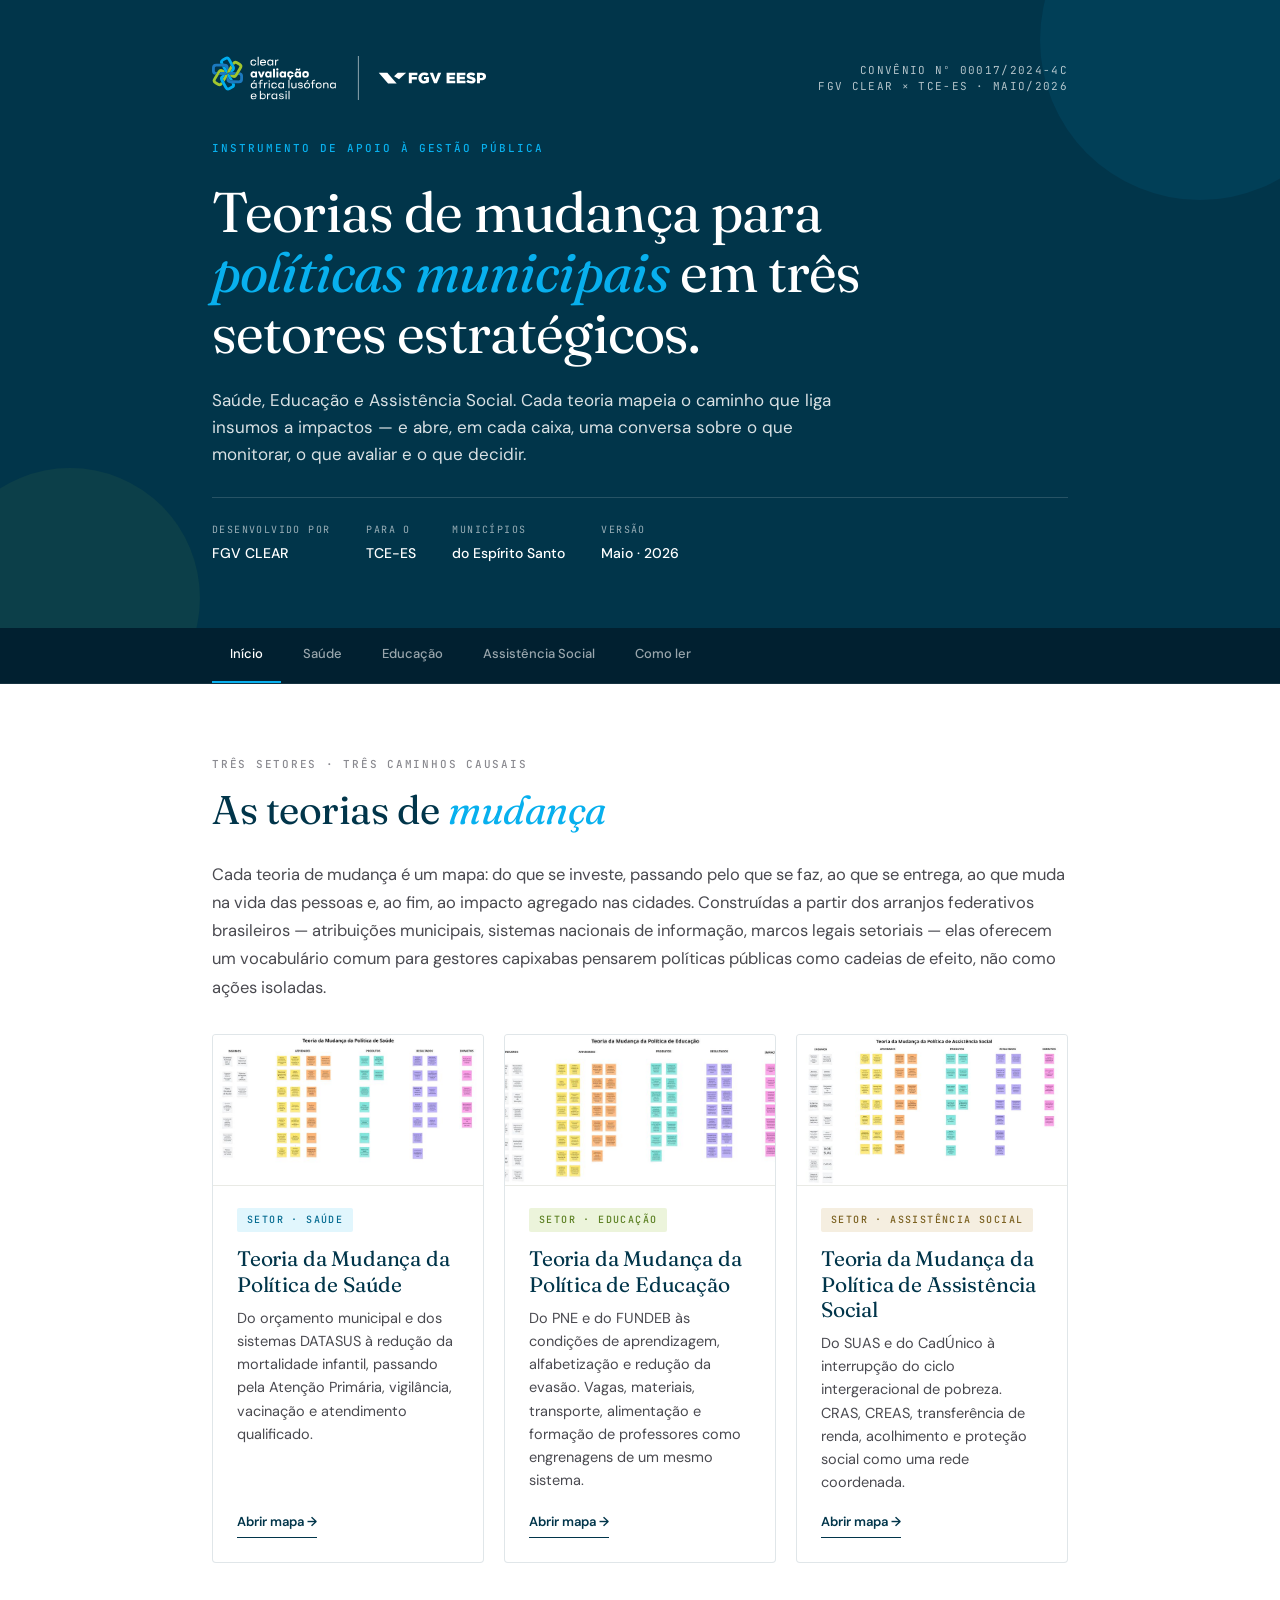
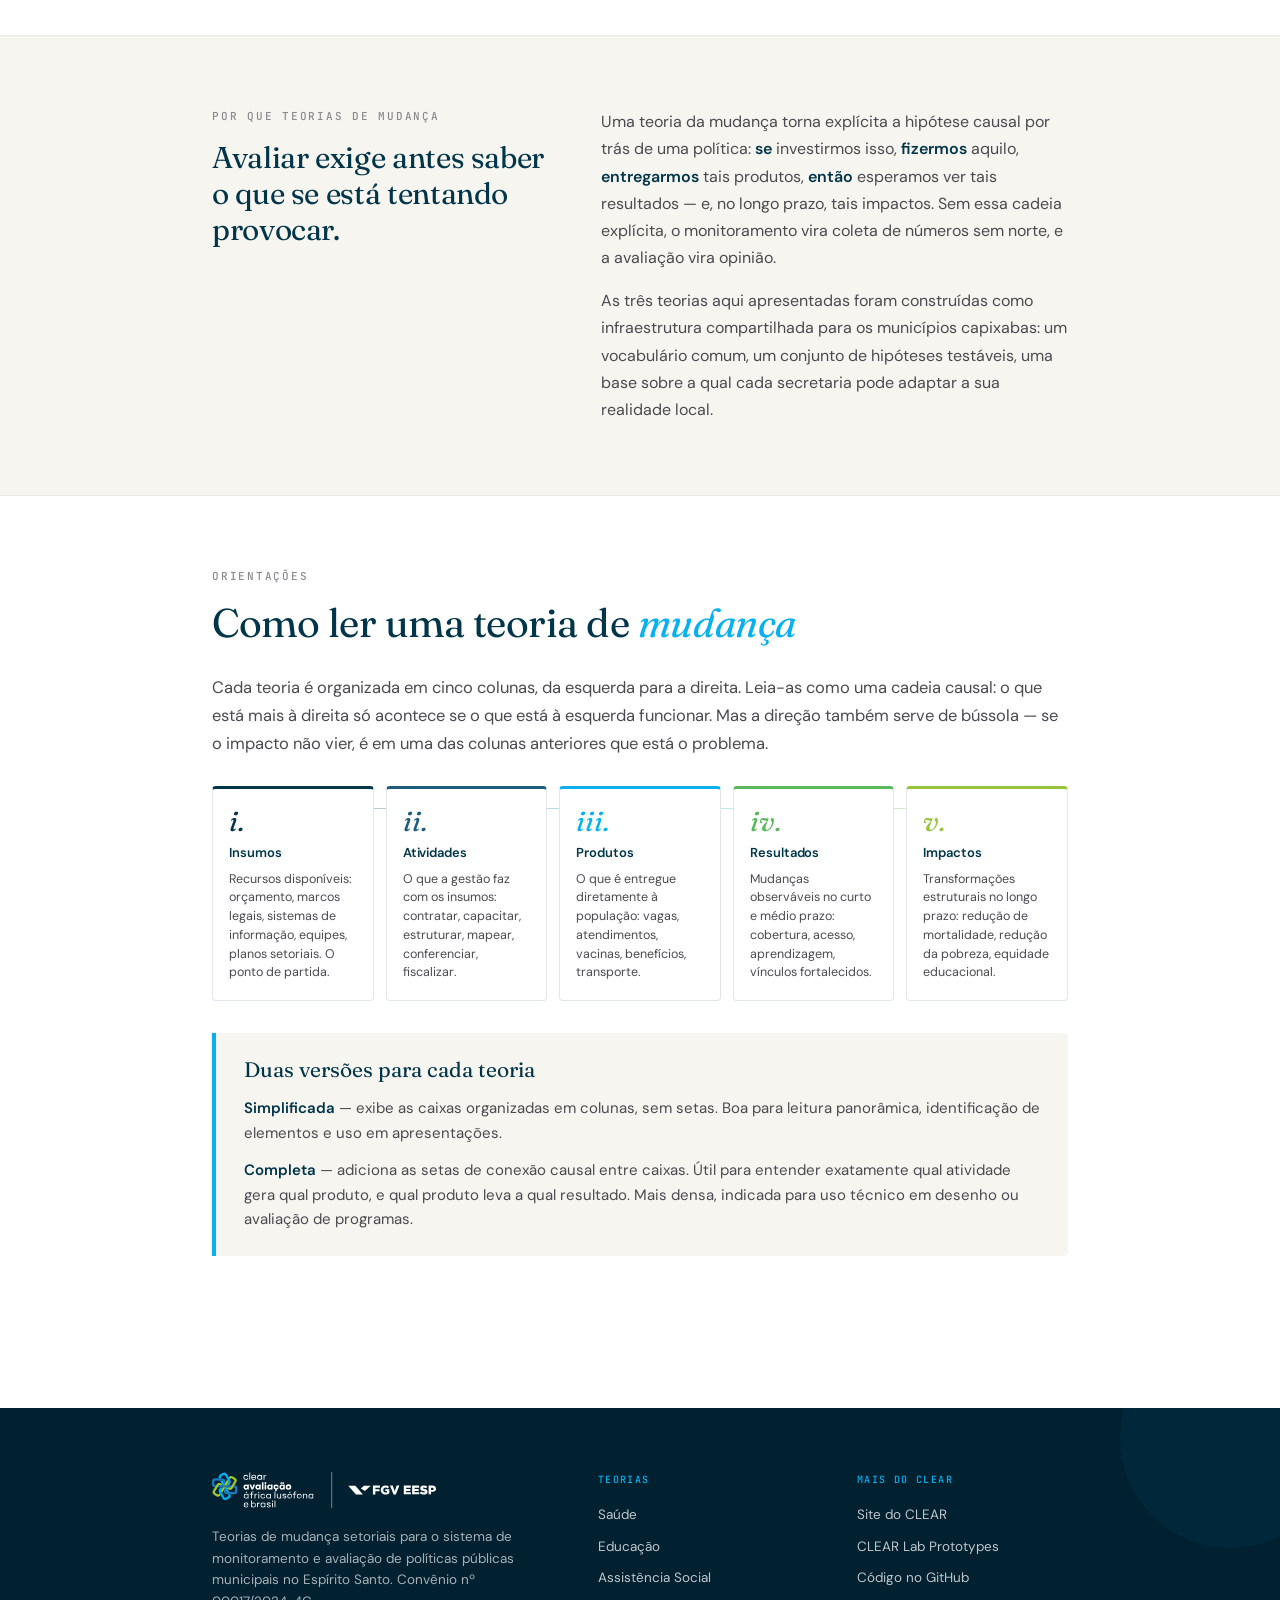
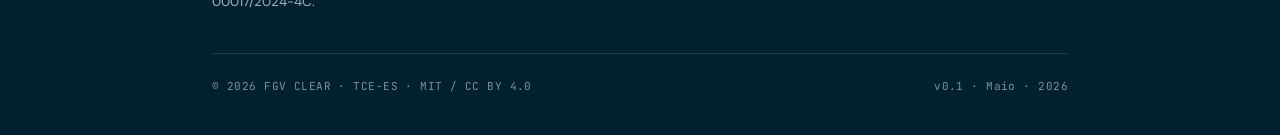
<file: index.html>
<!DOCTYPE html>
<html lang="pt-BR">
<head>
  <meta charset="UTF-8" />
  <meta name="viewport" content="width=device-width, initial-scale=1.0" />
  <title>Teorias de Mudança Setoriais — Sistema de Monitoramento Municipal · FGV CLEAR × TCE-ES</title>
  <meta name="description" content="Três teorias de mudança setoriais — Saúde, Educação e Assistência Social — desenvolvidas no âmbito do convênio entre FGV CLEAR e TCE-ES para o sistema de monitoramento de municípios capixabas." />
  <link rel="preconnect" href="https://fonts.googleapis.com" />
  <link rel="preconnect" href="https://fonts.gstatic.com" crossorigin />
  <link href="https://fonts.googleapis.com/css2?family=Fraunces:ital,opsz,wght@0,9..144,300..700;1,9..144,300..700&family=DM+Sans:wght@400;500;600;700&family=JetBrains+Mono:wght@400;500&display=swap" rel="stylesheet" />
  <link rel="stylesheet" href="assets/css/style.css" />
</head>
<body>

  <header class="site-header">
    <div class="wrap site-header-inner">
      <div class="header-top">
        <a href="./" class="clear-logo" aria-label="FGV CLEAR">
          <img src="assets/img/clear-logo-branco.svg" alt="FGV CLEAR" />
        </a>
        <div class="header-meta">
          Convênio nº 00017/2024-4C<br/>
          FGV CLEAR × TCE-ES · Maio/2026
        </div>
      </div>

      <div class="tagline">Instrumento de apoio à gestão pública</div>

      <h1>Teorias de mudança para <em>políticas municipais</em> em três setores estratégicos.</h1>

      <p class="header-lede">Saúde, Educação e Assistência Social. Cada teoria mapeia o caminho que liga insumos a impactos — e abre, em cada caixa, uma conversa sobre o que monitorar, o que avaliar e o que decidir.</p>

      <div class="header-meta-row">
        <span>Desenvolvido por<strong>FGV CLEAR</strong></span>
        <span>Para o<strong>TCE-ES</strong></span>
        <span>Municípios<strong>do Espírito Santo</strong></span>
        <span>Versão<strong>Maio · 2026</strong></span>
      </div>
    </div>
  </header>

  <nav class="site-tabs" aria-label="Navegação principal">
    <div class="wrap tabs-inner">
      <a class="tab" href="./" aria-current="page">Início</a>
      <a class="tab" href="saude/">Saúde</a>
      <a class="tab" href="educacao/">Educação</a>
      <a class="tab" href="assistencia/">Assistência Social</a>
      <a class="tab" href="#como-ler">Como ler</a>
    </div>
  </nav>

  <section id="tdms">
    <div class="wrap">
      <div class="section-label">Três setores · Três caminhos causais</div>
      <h2 class="section-title">As teorias de <em>mudança</em></h2>
      <div class="prose">
        <p>Cada teoria de mudança é um mapa: do que se investe, passando pelo que se faz, ao que se entrega, ao que muda na vida das pessoas e, ao fim, ao impacto agregado nas cidades. Construídas a partir dos arranjos federativos brasileiros — atribuições municipais, sistemas nacionais de informação, marcos legais setoriais — elas oferecem um vocabulário comum para gestores capixabas pensarem políticas públicas como cadeias de efeito, não como ações isoladas.</p>
      </div>

      <div class="tdms-grid">
        <a href="saude/" class="tdm-card">
          <div class="tdm-card-thumb">
            <img src="assets/tdms/saude-simplificada-thumb.jpg" alt="Prévia da Teoria da Mudança da Política de Saúde" loading="lazy" />
          </div>
          <div class="tdm-card-body">
            <span class="tdm-card-tag saude">Setor · Saúde</span>
            <h3>Teoria da Mudança da Política de Saúde</h3>
            <p>Do orçamento municipal e dos sistemas DATASUS à redução da mortalidade infantil, passando pela Atenção Primária, vigilância, vacinação e atendimento qualificado.</p>
            <span class="tdm-card-cta">Abrir mapa →</span>
          </div>
        </a>

        <a href="educacao/" class="tdm-card">
          <div class="tdm-card-thumb">
            <img src="assets/tdms/educacao-simplificada-thumb.jpg" alt="Prévia da Teoria da Mudança da Política de Educação" loading="lazy" />
          </div>
          <div class="tdm-card-body">
            <span class="tdm-card-tag educacao">Setor · Educação</span>
            <h3>Teoria da Mudança da Política de Educação</h3>
            <p>Do PNE e do FUNDEB às condições de aprendizagem, alfabetização e redução da evasão. Vagas, materiais, transporte, alimentação e formação de professores como engrenagens de um mesmo sistema.</p>
            <span class="tdm-card-cta">Abrir mapa →</span>
          </div>
        </a>

        <a href="assistencia/" class="tdm-card">
          <div class="tdm-card-thumb">
            <img src="assets/tdms/assistencia-simplificada-thumb.jpg" alt="Prévia da Teoria da Mudança da Política de Assistência Social" loading="lazy" />
          </div>
          <div class="tdm-card-body">
            <span class="tdm-card-tag assistencia">Setor · Assistência Social</span>
            <h3>Teoria da Mudança da Política de Assistência Social</h3>
            <p>Do SUAS e do CadÚnico à interrupção do ciclo intergeracional de pobreza. CRAS, CREAS, transferência de renda, acolhimento e proteção social como uma rede coordenada.</p>
            <span class="tdm-card-cta">Abrir mapa →</span>
          </div>
        </a>
      </div>
    </div>
  </section>

  <section class="manifesto" id="contexto">
    <div class="wrap">
      <div class="manifesto-grid">
        <div>
          <div class="section-label">Por que teorias de mudança</div>
          <h2>Avaliar exige antes saber o que se está tentando provocar.</h2>
        </div>
        <div>
          <p>Uma teoria da mudança torna explícita a hipótese causal por trás de uma política: <strong>se</strong> investirmos isso, <strong>fizermos</strong> aquilo, <strong>entregarmos</strong> tais produtos, <strong>então</strong> esperamos ver tais resultados — e, no longo prazo, tais impactos. Sem essa cadeia explícita, o monitoramento vira coleta de números sem norte, e a avaliação vira opinião.</p>
          <p>As três teorias aqui apresentadas foram construídas como infraestrutura compartilhada para os municípios capixabas: um vocabulário comum, um conjunto de hipóteses testáveis, uma base sobre a qual cada secretaria pode adaptar a sua realidade local.</p>
        </div>
      </div>
    </div>
  </section>

  <section id="como-ler">
    <div class="wrap">
      <div class="section-label">Orientações</div>
      <h2 class="section-title">Como ler uma teoria de <em>mudança</em></h2>
      <div class="prose">
        <p>Cada teoria é organizada em cinco colunas, da esquerda para a direita. Leia-as como uma cadeia causal: o que está mais à direita só acontece se o que está à esquerda funcionar. Mas a direção também serve de bússola — se o impacto não vier, é em uma das colunas anteriores que está o problema.</p>
      </div>

      <div class="howto">
        <div class="howto-item">
          <div class="howto-num">i.</div>
          <div class="howto-label">Insumos</div>
          <div class="howto-text">Recursos disponíveis: orçamento, marcos legais, sistemas de informação, equipes, planos setoriais. O ponto de partida.</div>
        </div>
        <div class="howto-item">
          <div class="howto-num">ii.</div>
          <div class="howto-label">Atividades</div>
          <div class="howto-text">O que a gestão faz com os insumos: contratar, capacitar, estruturar, mapear, conferenciar, fiscalizar.</div>
        </div>
        <div class="howto-item">
          <div class="howto-num">iii.</div>
          <div class="howto-label">Produtos</div>
          <div class="howto-text">O que é entregue diretamente à população: vagas, atendimentos, vacinas, benefícios, transporte.</div>
        </div>
        <div class="howto-item">
          <div class="howto-num">iv.</div>
          <div class="howto-label">Resultados</div>
          <div class="howto-text">Mudanças observáveis no curto e médio prazo: cobertura, acesso, aprendizagem, vínculos fortalecidos.</div>
        </div>
        <div class="howto-item">
          <div class="howto-num">v.</div>
          <div class="howto-label">Impactos</div>
          <div class="howto-text">Transformações estruturais no longo prazo: redução de mortalidade, redução da pobreza, equidade educacional.</div>
        </div>
      </div>

      <div class="context-box">
        <h3>Duas versões para cada teoria</h3>
        <p><strong>Simplificada</strong> — exibe as caixas organizadas em colunas, sem setas. Boa para leitura panorâmica, identificação de elementos e uso em apresentações.</p>
        <p><strong>Completa</strong> — adiciona as setas de conexão causal entre caixas. Útil para entender exatamente qual atividade gera qual produto, e qual produto leva a qual resultado. Mais densa, indicada para uso técnico em desenho ou avaliação de programas.</p>
      </div>
    </div>
  </section>

  <footer class="site-footer">
    <div class="wrap">
      <div class="footer-grid">
        <div>
          <img src="assets/img/clear-logo-branco.svg" alt="FGV CLEAR" class="footer-logo" />
          <p class="footer-tag">Teorias de mudança setoriais para o sistema de monitoramento e avaliação de políticas públicas municipais no Espírito Santo. Convênio nº 00017/2024-4C.</p>
        </div>
        <div class="footer-col">
          <div class="footer-col-label">Teorias</div>
          <a href="saude/">Saúde</a>
          <a href="educacao/">Educação</a>
          <a href="assistencia/">Assistência Social</a>
        </div>
        <div class="footer-col">
          <div class="footer-col-label">Mais do CLEAR</div>
          <a href="https://fgvclear.org" target="_blank" rel="noopener">Site do CLEAR</a>
          <a href="https://caiodesouzacastro.github.io/clear-lab-prototypes/" target="_blank" rel="noopener">CLEAR Lab Prototypes</a>
          <a href="https://github.com/caiodesouzacastro/clear-tdms-municipais" target="_blank" rel="noopener">Código no GitHub</a>
        </div>
      </div>
      <div class="footer-bottom">
        <span>© 2026 FGV CLEAR · TCE-ES · MIT / CC BY 4.0</span>
        <span>v0.1 · Maio · 2026</span>
      </div>
    </div>
  </footer>

  <script>
    // Progress bar verde nas tabs sticky
    (function() {
      var tabs = document.querySelector('.site-tabs');
      if (!tabs) return;
      function update() {
        var h = document.documentElement;
        var scrolled = h.scrollTop;
        var max = h.scrollHeight - h.clientHeight;
        var pct = max > 0 ? (scrolled / max) * 100 : 0;
        tabs.style.setProperty('--scroll-progress', pct + '%');
      }
      window.addEventListener('scroll', update, { passive: true });
      window.addEventListener('resize', update);
      update();
    })();
  </script>
</body>
</html>
</file>
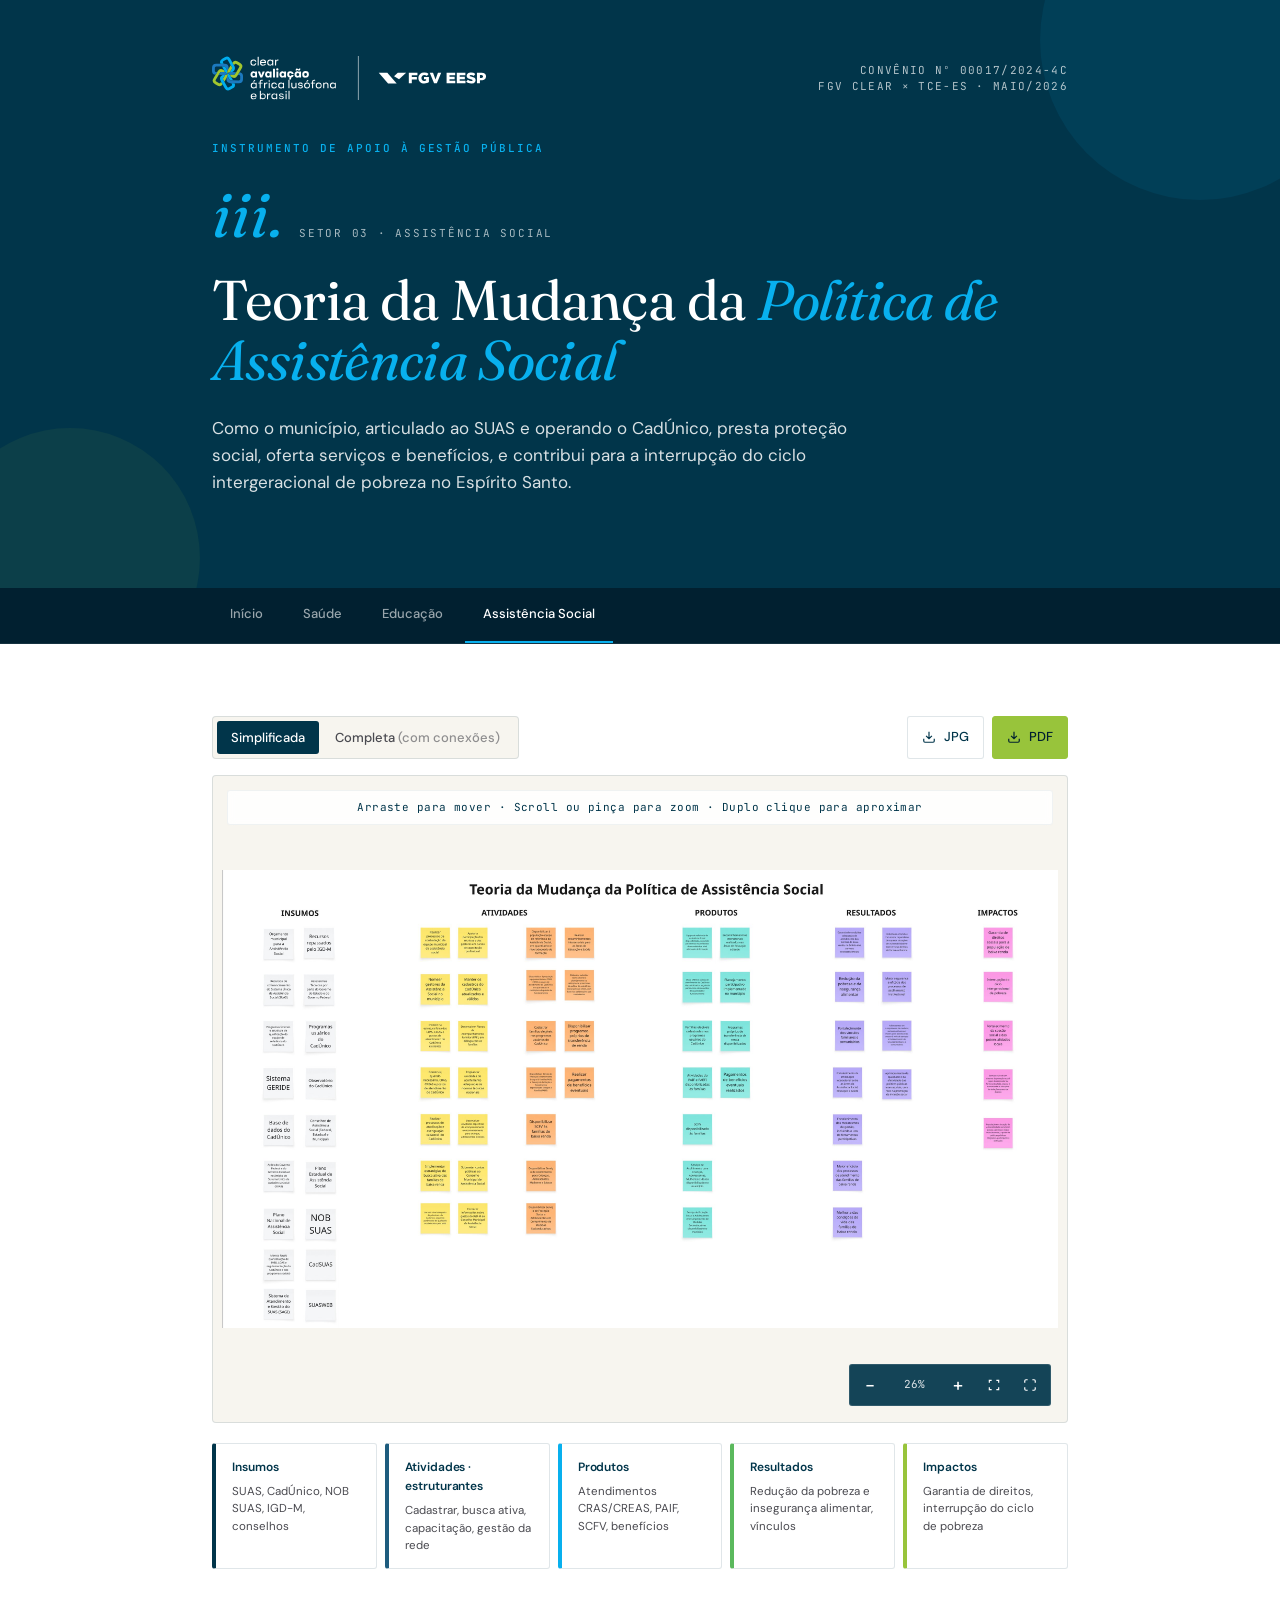
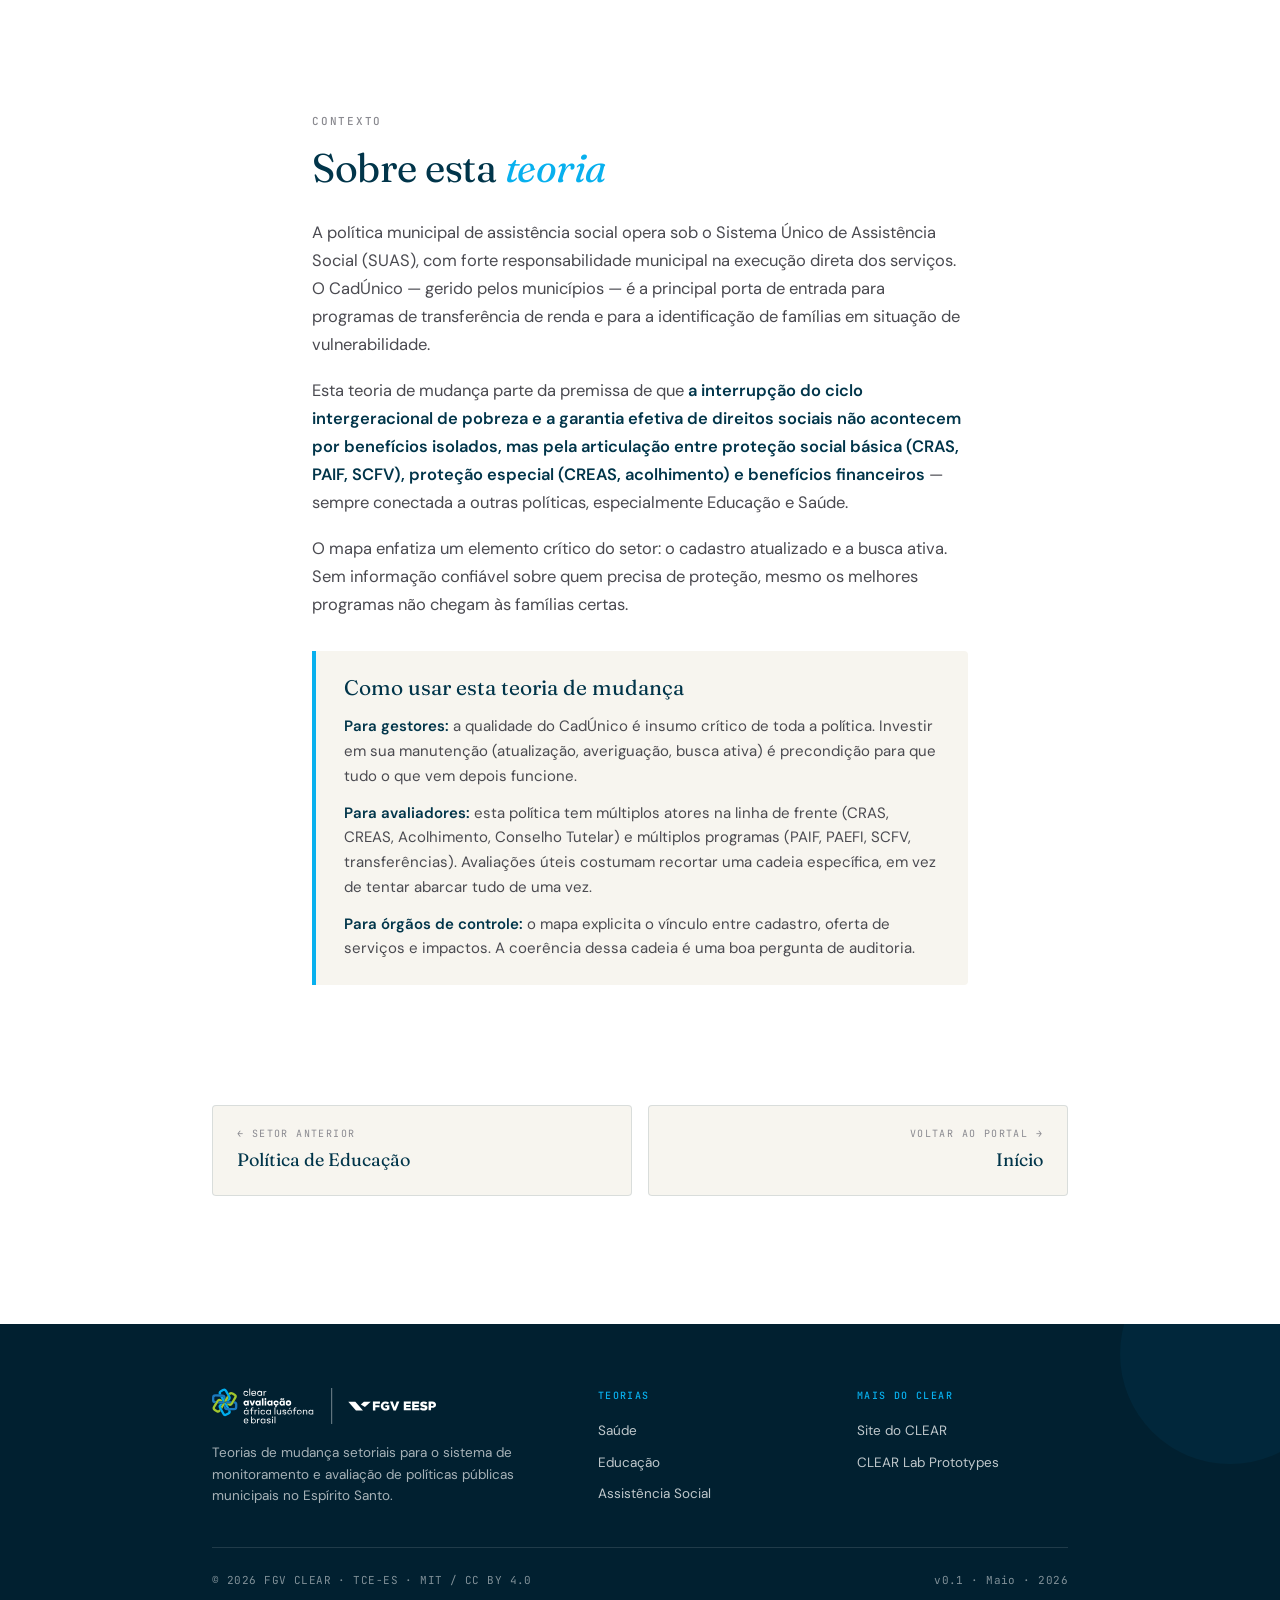
<file: assistencia/index.html>
<!DOCTYPE html>
<html lang="pt-BR">
<head>
  <meta charset="UTF-8" />
  <meta name="viewport" content="width=device-width, initial-scale=1.0" />
  <title>Teoria da Mudança · Política de Assistência Social — FGV CLEAR × TCE-ES</title>
  <meta name="description" content="Teoria da mudança da política municipal de assistência social: do SUAS e do CadÚnico à interrupção do ciclo intergeracional de pobreza." />
  <link rel="preconnect" href="https://fonts.googleapis.com" />
  <link rel="preconnect" href="https://fonts.gstatic.com" crossorigin />
  <link href="https://fonts.googleapis.com/css2?family=Fraunces:ital,opsz,wght@0,9..144,300..700;1,9..144,300..700&family=DM+Sans:wght@400;500;600;700&family=JetBrains+Mono:wght@400;500&display=swap" rel="stylesheet" />
  <link rel="stylesheet" href="../assets/css/style.css" />
</head>
<body>

  <header class="site-header">
    <div class="wrap site-header-inner">
      <div class="header-top">
        <a href="../" class="clear-logo" aria-label="FGV CLEAR">
          <img src="../assets/img/clear-logo-branco.svg" alt="FGV CLEAR" />
        </a>
        <div class="header-meta">
          Convênio nº 00017/2024-4C<br/>
          FGV CLEAR × TCE-ES · Maio/2026
        </div>
      </div>

      <div class="tagline">Instrumento de apoio à gestão pública</div>

      <div class="sector-marker">
        <div class="sector-num">iii.</div>
        <div class="sector-tag">Setor 03 · Assistência Social</div>
      </div>

      <h1>Teoria da Mudança da <em>Política de Assistência Social</em></h1>

      <p class="header-lede">Como o município, articulado ao SUAS e operando o CadÚnico, presta proteção social, oferta serviços e benefícios, e contribui para a interrupção do ciclo intergeracional de pobreza no Espírito Santo.</p>
    </div>
  </header>

  <nav class="site-tabs" aria-label="Navegação principal">
    <div class="wrap tabs-inner">
      <a class="tab" href="../">Início</a>
      <a class="tab" href="../saude/">Saúde</a>
      <a class="tab" href="../educacao/">Educação</a>
      <a class="tab" href="../assistencia/" aria-current="page">Assistência Social</a>
    </div>
  </nav>

  <section>
    <div class="wrap">
      <div class="viewer-toolbar">
        <div class="viewer-tabs" role="tablist">
          <button
            class="viewer-tab active"
            data-viewer-tab
            data-src="../assets/tdms/assistencia-simplificada.jpg"
            data-hd-src="../assets/tdms/assistencia-simplificada-hd.jpg"
            role="tab"
            aria-selected="true"
          >Simplificada</button>
          <button
            class="viewer-tab"
            data-viewer-tab
            data-src="../assets/tdms/assistencia-completa.jpg"
            data-hd-src="../assets/tdms/assistencia-completa-hd.jpg"
            role="tab"
            aria-selected="false"
          >Completa <span style="opacity:.6">(com conexões)</span></button>
        </div>
        <div class="viewer-actions">
          <a class="btn" href="../assets/tdms/assistencia-simplificada-hd.jpg" download data-download-jpg>
            <svg viewBox="0 0 24 24" fill="none" stroke="currentColor" stroke-width="2"><path d="M21 15v4a2 2 0 0 1-2 2H5a2 2 0 0 1-2-2v-4M7 10l5 5 5-5M12 15V3"/></svg>
            JPG
          </a>
          <a class="btn btn-primary" href="../assets/tdms/assistencia.pdf" download>
            <svg viewBox="0 0 24 24" fill="none" stroke="currentColor" stroke-width="2"><path d="M21 15v4a2 2 0 0 1-2 2H5a2 2 0 0 1-2-2v-4M7 10l5 5 5-5M12 15V3"/></svg>
            PDF
          </a>
        </div>
      </div>

      <div class="viewer-canvas" id="canvas">
        <div class="viewer-hint">Arraste para mover · Scroll ou pinça para zoom · Duplo clique para aproximar</div>
        <div class="viewer-img-wrap">
          <img class="viewer-img" src="../assets/tdms/assistencia-simplificada.jpg" alt="Teoria da Mudança da Política de Assistência Social" draggable="false" />
        </div>
        <div class="viewer-controls">
          <button class="viewer-ctrl" data-zoom-out title="Diminuir zoom">−</button>
          <span class="viewer-zoom-level" data-zoom-level>100%</span>
          <button class="viewer-ctrl" data-zoom-in title="Aumentar zoom">+</button>
          <button class="viewer-ctrl" data-zoom-fit title="Ajustar à tela">
            <svg viewBox="0 0 24 24" fill="none" stroke="currentColor" stroke-width="2"><path d="M4 8V4h4M16 4h4v4M20 16v4h-4M8 20H4v-4"/></svg>
          </button>
          <button class="viewer-ctrl" data-fullscreen title="Tela cheia">
            <svg viewBox="0 0 24 24" fill="none" stroke="currentColor" stroke-width="2"><path d="M8 3H5a2 2 0 0 0-2 2v3m18 0V5a2 2 0 0 0-2-2h-3m0 18h3a2 2 0 0 0 2-2v-3M3 16v3a2 2 0 0 0 2 2h3"/></svg>
          </button>
        </div>
      </div>

      <div class="legend">
        <div class="legend-item insumos">
          <div class="legend-label">Insumos</div>
          <div class="legend-desc">SUAS, CadÚnico, NOB SUAS, IGD-M, conselhos</div>
        </div>
        <div class="legend-item atividades">
          <div class="legend-label">Atividades · estruturantes</div>
          <div class="legend-desc">Cadastrar, busca ativa, capacitação, gestão da rede</div>
        </div>
        <div class="legend-item produtos">
          <div class="legend-label">Produtos</div>
          <div class="legend-desc">Atendimentos CRAS/CREAS, PAIF, SCFV, benefícios</div>
        </div>
        <div class="legend-item resultados">
          <div class="legend-label">Resultados</div>
          <div class="legend-desc">Redução da pobreza e insegurança alimentar, vínculos</div>
        </div>
        <div class="legend-item impactos">
          <div class="legend-label">Impactos</div>
          <div class="legend-desc">Garantia de direitos, interrupção do ciclo de pobreza</div>
        </div>
      </div>
    </div>
  </section>

  <section>
    <div class="wrap-narrow">
      <div class="section-label">Contexto</div>
      <h2 class="section-title">Sobre esta <em>teoria</em></h2>
      <div class="prose">
        <p>A política municipal de assistência social opera sob o Sistema Único de Assistência Social (SUAS), com forte responsabilidade municipal na execução direta dos serviços. O CadÚnico — gerido pelos municípios — é a principal porta de entrada para programas de transferência de renda e para a identificação de famílias em situação de vulnerabilidade.</p>
        <p>Esta teoria de mudança parte da premissa de que <strong>a interrupção do ciclo intergeracional de pobreza e a garantia efetiva de direitos sociais não acontecem por benefícios isolados, mas pela articulação entre proteção social básica (CRAS, PAIF, SCFV), proteção especial (CREAS, acolhimento) e benefícios financeiros</strong> — sempre conectada a outras políticas, especialmente Educação e Saúde.</p>
        <p>O mapa enfatiza um elemento crítico do setor: o cadastro atualizado e a busca ativa. Sem informação confiável sobre quem precisa de proteção, mesmo os melhores programas não chegam às famílias certas.</p>
      </div>

      <div class="context-box">
        <h3>Como usar esta teoria de mudança</h3>
        <p><strong>Para gestores:</strong> a qualidade do CadÚnico é insumo crítico de toda a política. Investir em sua manutenção (atualização, averiguação, busca ativa) é precondição para que tudo o que vem depois funcione.</p>
        <p><strong>Para avaliadores:</strong> esta política tem múltiplos atores na linha de frente (CRAS, CREAS, Acolhimento, Conselho Tutelar) e múltiplos programas (PAIF, PAEFI, SCFV, transferências). Avaliações úteis costumam recortar uma cadeia específica, em vez de tentar abarcar tudo de uma vez.</p>
        <p><strong>Para órgãos de controle:</strong> o mapa explicita o vínculo entre cadastro, oferta de serviços e impactos. A coerência dessa cadeia é uma boa pergunta de auditoria.</p>
      </div>
    </div>
  </section>

  <section class="tight">
    <div class="wrap">
      <div class="pager">
        <a href="../educacao/" class="pager-link">
          <span class="pager-link-label">← Setor anterior</span>
          <span class="pager-link-title">Política de Educação</span>
        </a>
        <a href="../" class="pager-link">
          <span class="pager-link-label">Voltar ao portal →</span>
          <span class="pager-link-title">Início</span>
        </a>
      </div>
    </div>
  </section>

  <footer class="site-footer">
    <div class="wrap">
      <div class="footer-grid">
        <div>
          <img src="../assets/img/clear-logo-branco.svg" alt="FGV CLEAR" class="footer-logo" />
          <p class="footer-tag">Teorias de mudança setoriais para o sistema de monitoramento e avaliação de políticas públicas municipais no Espírito Santo.</p>
        </div>
        <div class="footer-col">
          <div class="footer-col-label">Teorias</div>
          <a href="../saude/">Saúde</a>
          <a href="../educacao/">Educação</a>
          <a href="../assistencia/">Assistência Social</a>
        </div>
        <div class="footer-col">
          <div class="footer-col-label">Mais do CLEAR</div>
          <a href="https://fgvclear.org" target="_blank" rel="noopener">Site do CLEAR</a>
          <a href="https://caiodesouzacastro.github.io/clear-lab-prototypes/" target="_blank" rel="noopener">CLEAR Lab Prototypes</a>
        </div>
      </div>
      <div class="footer-bottom">
        <span>© 2026 FGV CLEAR · TCE-ES · MIT / CC BY 4.0</span>
        <span>v0.1 · Maio · 2026</span>
      </div>
    </div>
  </footer>

  <script>
    (function() {
      var tabs = document.querySelector('.site-tabs');
      if (!tabs) return;
      function update() {
        var h = document.documentElement;
        var scrolled = h.scrollTop;
        var max = h.scrollHeight - h.clientHeight;
        var pct = max > 0 ? (scrolled / max) * 100 : 0;
        tabs.style.setProperty('--scroll-progress', pct + '%');
      }
      window.addEventListener('scroll', update, { passive: true });
      window.addEventListener('resize', update);
      update();
    })();
  </script>

  <script src="../assets/js/viewer.js"></script>
</body>
</html>
</file>
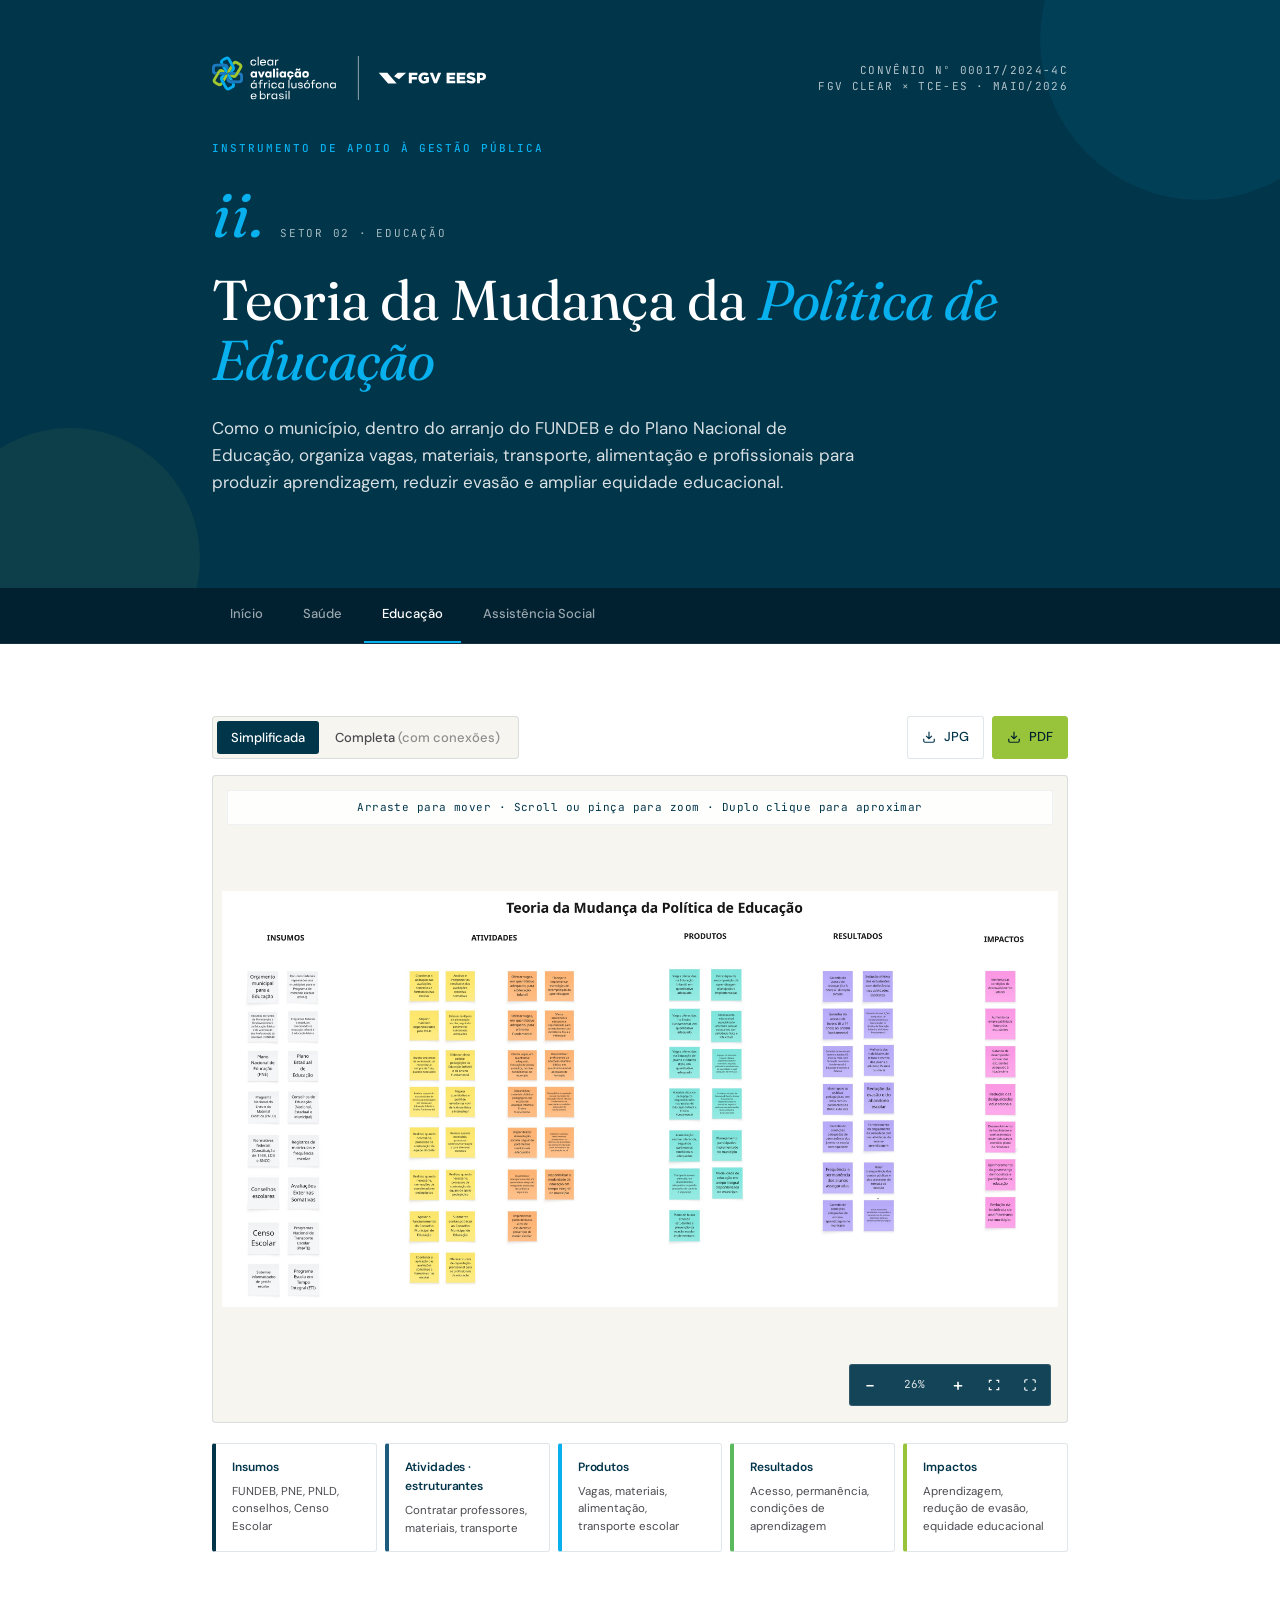
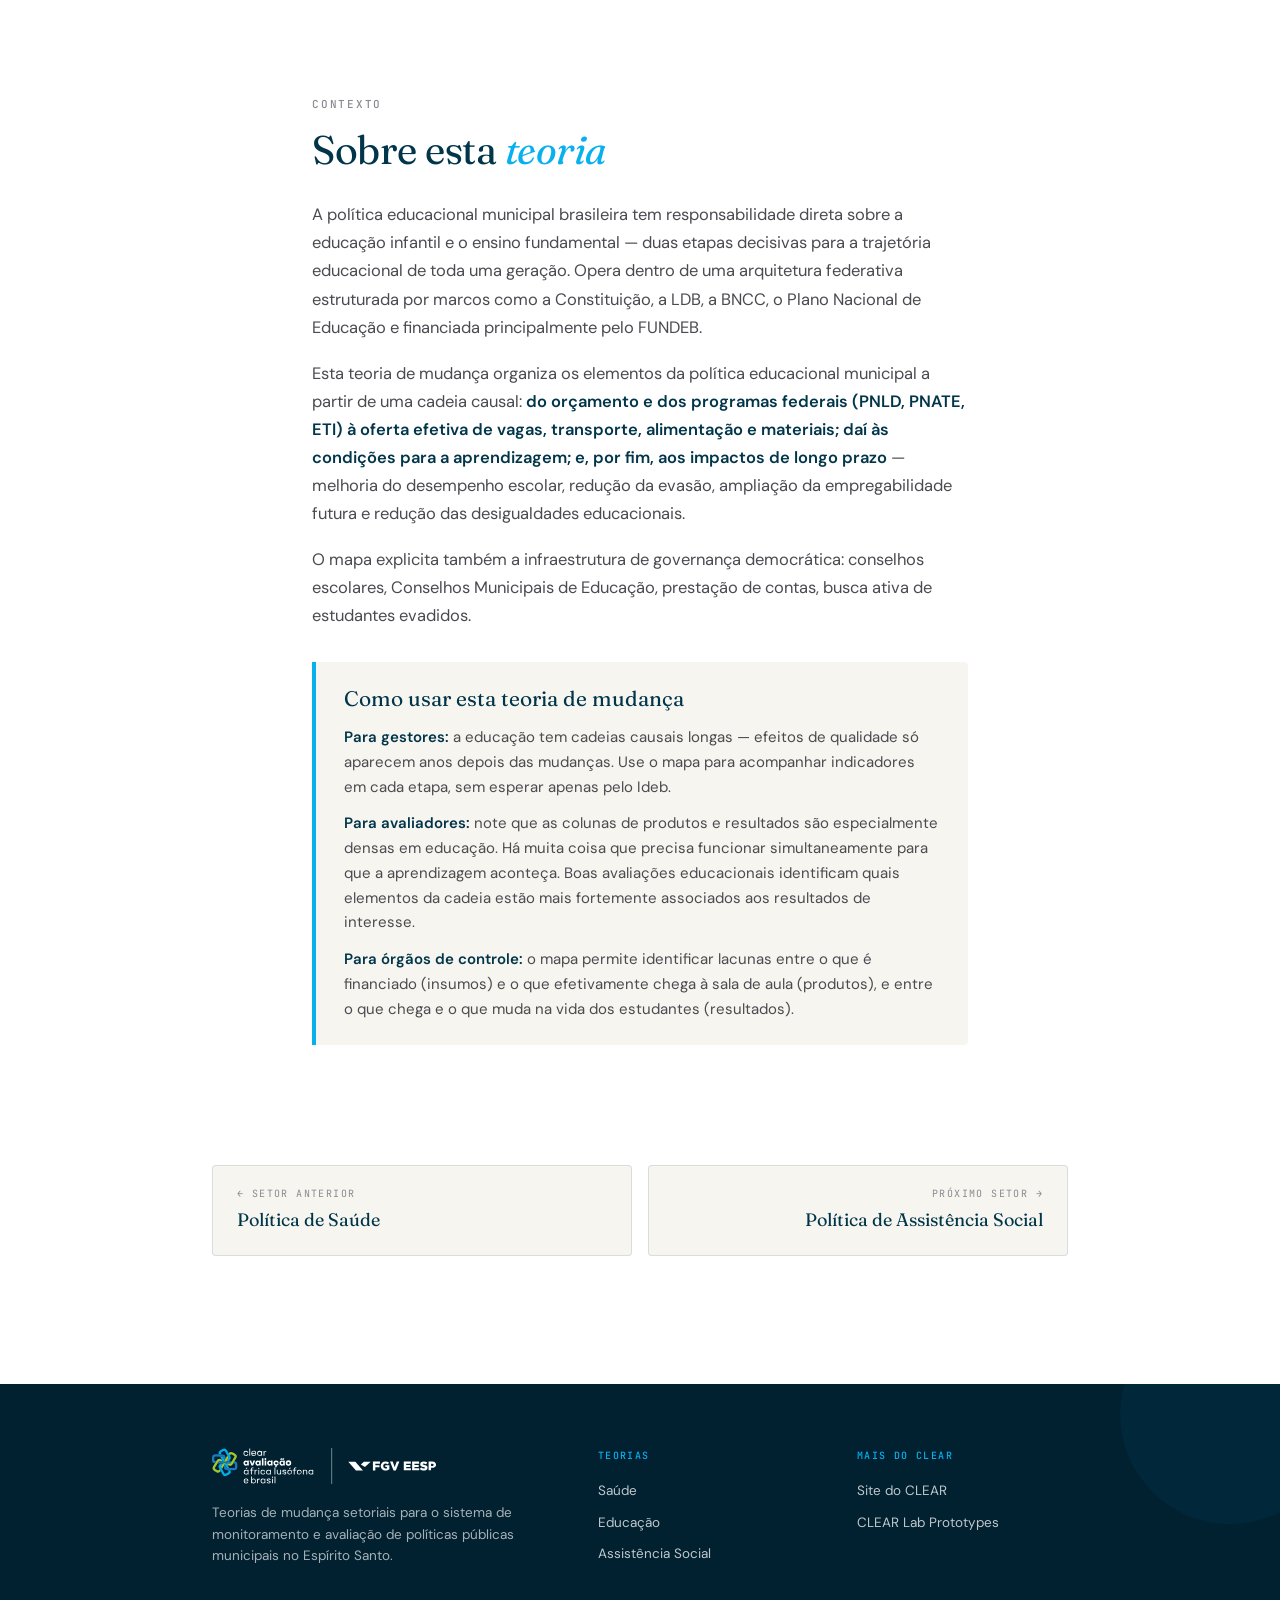
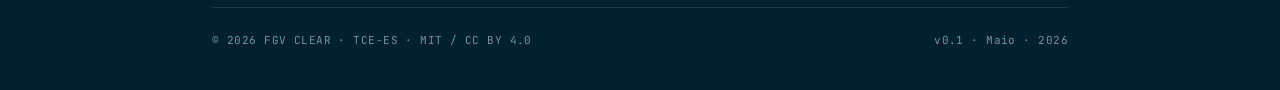
<file: educacao/index.html>
<!DOCTYPE html>
<html lang="pt-BR">
<head>
  <meta charset="UTF-8" />
  <meta name="viewport" content="width=device-width, initial-scale=1.0" />
  <title>Teoria da Mudança · Política de Educação — FGV CLEAR × TCE-ES</title>
  <meta name="description" content="Teoria da mudança da política municipal de educação: do FUNDEB e do PNE à aprendizagem, redução da evasão e equidade educacional." />
  <link rel="preconnect" href="https://fonts.googleapis.com" />
  <link rel="preconnect" href="https://fonts.gstatic.com" crossorigin />
  <link href="https://fonts.googleapis.com/css2?family=Fraunces:ital,opsz,wght@0,9..144,300..700;1,9..144,300..700&family=DM+Sans:wght@400;500;600;700&family=JetBrains+Mono:wght@400;500&display=swap" rel="stylesheet" />
  <link rel="stylesheet" href="../assets/css/style.css" />
</head>
<body>

  <header class="site-header">
    <div class="wrap site-header-inner">
      <div class="header-top">
        <a href="../" class="clear-logo" aria-label="FGV CLEAR">
          <img src="../assets/img/clear-logo-branco.svg" alt="FGV CLEAR" />
        </a>
        <div class="header-meta">
          Convênio nº 00017/2024-4C<br/>
          FGV CLEAR × TCE-ES · Maio/2026
        </div>
      </div>

      <div class="tagline">Instrumento de apoio à gestão pública</div>

      <div class="sector-marker">
        <div class="sector-num">ii.</div>
        <div class="sector-tag">Setor 02 · Educação</div>
      </div>

      <h1>Teoria da Mudança da <em>Política de Educação</em></h1>

      <p class="header-lede">Como o município, dentro do arranjo do FUNDEB e do Plano Nacional de Educação, organiza vagas, materiais, transporte, alimentação e profissionais para produzir aprendizagem, reduzir evasão e ampliar equidade educacional.</p>
    </div>
  </header>

  <nav class="site-tabs" aria-label="Navegação principal">
    <div class="wrap tabs-inner">
      <a class="tab" href="../">Início</a>
      <a class="tab" href="../saude/">Saúde</a>
      <a class="tab" href="../educacao/" aria-current="page">Educação</a>
      <a class="tab" href="../assistencia/">Assistência Social</a>
    </div>
  </nav>

  <section>
    <div class="wrap">
      <div class="viewer-toolbar">
        <div class="viewer-tabs" role="tablist">
          <button
            class="viewer-tab active"
            data-viewer-tab
            data-src="../assets/tdms/educacao-simplificada.jpg"
            data-hd-src="../assets/tdms/educacao-simplificada-hd.jpg"
            role="tab"
            aria-selected="true"
          >Simplificada</button>
          <button
            class="viewer-tab"
            data-viewer-tab
            data-src="../assets/tdms/educacao-completa.jpg"
            data-hd-src="../assets/tdms/educacao-completa-hd.jpg"
            role="tab"
            aria-selected="false"
          >Completa <span style="opacity:.6">(com conexões)</span></button>
        </div>
        <div class="viewer-actions">
          <a class="btn" href="../assets/tdms/educacao-simplificada-hd.jpg" download data-download-jpg>
            <svg viewBox="0 0 24 24" fill="none" stroke="currentColor" stroke-width="2"><path d="M21 15v4a2 2 0 0 1-2 2H5a2 2 0 0 1-2-2v-4M7 10l5 5 5-5M12 15V3"/></svg>
            JPG
          </a>
          <a class="btn btn-primary" href="../assets/tdms/educacao.pdf" download>
            <svg viewBox="0 0 24 24" fill="none" stroke="currentColor" stroke-width="2"><path d="M21 15v4a2 2 0 0 1-2 2H5a2 2 0 0 1-2-2v-4M7 10l5 5 5-5M12 15V3"/></svg>
            PDF
          </a>
        </div>
      </div>

      <div class="viewer-canvas" id="canvas">
        <div class="viewer-hint">Arraste para mover · Scroll ou pinça para zoom · Duplo clique para aproximar</div>
        <div class="viewer-img-wrap">
          <img class="viewer-img" src="../assets/tdms/educacao-simplificada.jpg" alt="Teoria da Mudança da Política de Educação" draggable="false" />
        </div>
        <div class="viewer-controls">
          <button class="viewer-ctrl" data-zoom-out title="Diminuir zoom">−</button>
          <span class="viewer-zoom-level" data-zoom-level>100%</span>
          <button class="viewer-ctrl" data-zoom-in title="Aumentar zoom">+</button>
          <button class="viewer-ctrl" data-zoom-fit title="Ajustar à tela">
            <svg viewBox="0 0 24 24" fill="none" stroke="currentColor" stroke-width="2"><path d="M4 8V4h4M16 4h4v4M20 16v4h-4M8 20H4v-4"/></svg>
          </button>
          <button class="viewer-ctrl" data-fullscreen title="Tela cheia">
            <svg viewBox="0 0 24 24" fill="none" stroke="currentColor" stroke-width="2"><path d="M8 3H5a2 2 0 0 0-2 2v3m18 0V5a2 2 0 0 0-2-2h-3m0 18h3a2 2 0 0 0 2-2v-3M3 16v3a2 2 0 0 0 2 2h3"/></svg>
          </button>
        </div>
      </div>

      <div class="legend">
        <div class="legend-item insumos">
          <div class="legend-label">Insumos</div>
          <div class="legend-desc">FUNDEB, PNE, PNLD, conselhos, Censo Escolar</div>
        </div>
        <div class="legend-item atividades">
          <div class="legend-label">Atividades · estruturantes</div>
          <div class="legend-desc">Contratar professores, materiais, transporte</div>
        </div>
        <div class="legend-item produtos">
          <div class="legend-label">Produtos</div>
          <div class="legend-desc">Vagas, materiais, alimentação, transporte escolar</div>
        </div>
        <div class="legend-item resultados">
          <div class="legend-label">Resultados</div>
          <div class="legend-desc">Acesso, permanência, condições de aprendizagem</div>
        </div>
        <div class="legend-item impactos">
          <div class="legend-label">Impactos</div>
          <div class="legend-desc">Aprendizagem, redução de evasão, equidade educacional</div>
        </div>
      </div>
    </div>
  </section>

  <section>
    <div class="wrap-narrow">
      <div class="section-label">Contexto</div>
      <h2 class="section-title">Sobre esta <em>teoria</em></h2>
      <div class="prose">
        <p>A política educacional municipal brasileira tem responsabilidade direta sobre a educação infantil e o ensino fundamental — duas etapas decisivas para a trajetória educacional de toda uma geração. Opera dentro de uma arquitetura federativa estruturada por marcos como a Constituição, a LDB, a BNCC, o Plano Nacional de Educação e financiada principalmente pelo FUNDEB.</p>
        <p>Esta teoria de mudança organiza os elementos da política educacional municipal a partir de uma cadeia causal: <strong>do orçamento e dos programas federais (PNLD, PNATE, ETI) à oferta efetiva de vagas, transporte, alimentação e materiais; daí às condições para a aprendizagem; e, por fim, aos impactos de longo prazo</strong> — melhoria do desempenho escolar, redução da evasão, ampliação da empregabilidade futura e redução das desigualdades educacionais.</p>
        <p>O mapa explicita também a infraestrutura de governança democrática: conselhos escolares, Conselhos Municipais de Educação, prestação de contas, busca ativa de estudantes evadidos.</p>
      </div>

      <div class="context-box">
        <h3>Como usar esta teoria de mudança</h3>
        <p><strong>Para gestores:</strong> a educação tem cadeias causais longas — efeitos de qualidade só aparecem anos depois das mudanças. Use o mapa para acompanhar indicadores em cada etapa, sem esperar apenas pelo Ideb.</p>
        <p><strong>Para avaliadores:</strong> note que as colunas de produtos e resultados são especialmente densas em educação. Há muita coisa que precisa funcionar simultaneamente para que a aprendizagem aconteça. Boas avaliações educacionais identificam quais elementos da cadeia estão mais fortemente associados aos resultados de interesse.</p>
        <p><strong>Para órgãos de controle:</strong> o mapa permite identificar lacunas entre o que é financiado (insumos) e o que efetivamente chega à sala de aula (produtos), e entre o que chega e o que muda na vida dos estudantes (resultados).</p>
      </div>
    </div>
  </section>

  <section class="tight">
    <div class="wrap">
      <div class="pager">
        <a href="../saude/" class="pager-link">
          <span class="pager-link-label">← Setor anterior</span>
          <span class="pager-link-title">Política de Saúde</span>
        </a>
        <a href="../assistencia/" class="pager-link">
          <span class="pager-link-label">Próximo setor →</span>
          <span class="pager-link-title">Política de Assistência Social</span>
        </a>
      </div>
    </div>
  </section>

  <footer class="site-footer">
    <div class="wrap">
      <div class="footer-grid">
        <div>
          <img src="../assets/img/clear-logo-branco.svg" alt="FGV CLEAR" class="footer-logo" />
          <p class="footer-tag">Teorias de mudança setoriais para o sistema de monitoramento e avaliação de políticas públicas municipais no Espírito Santo.</p>
        </div>
        <div class="footer-col">
          <div class="footer-col-label">Teorias</div>
          <a href="../saude/">Saúde</a>
          <a href="../educacao/">Educação</a>
          <a href="../assistencia/">Assistência Social</a>
        </div>
        <div class="footer-col">
          <div class="footer-col-label">Mais do CLEAR</div>
          <a href="https://fgvclear.org" target="_blank" rel="noopener">Site do CLEAR</a>
          <a href="https://caiodesouzacastro.github.io/clear-lab-prototypes/" target="_blank" rel="noopener">CLEAR Lab Prototypes</a>
        </div>
      </div>
      <div class="footer-bottom">
        <span>© 2026 FGV CLEAR · TCE-ES · MIT / CC BY 4.0</span>
        <span>v0.1 · Maio · 2026</span>
      </div>
    </div>
  </footer>

  <script>
    (function() {
      var tabs = document.querySelector('.site-tabs');
      if (!tabs) return;
      function update() {
        var h = document.documentElement;
        var scrolled = h.scrollTop;
        var max = h.scrollHeight - h.clientHeight;
        var pct = max > 0 ? (scrolled / max) * 100 : 0;
        tabs.style.setProperty('--scroll-progress', pct + '%');
      }
      window.addEventListener('scroll', update, { passive: true });
      window.addEventListener('resize', update);
      update();
    })();
  </script>

  <script src="../assets/js/viewer.js"></script>
</body>
</html>
</file>
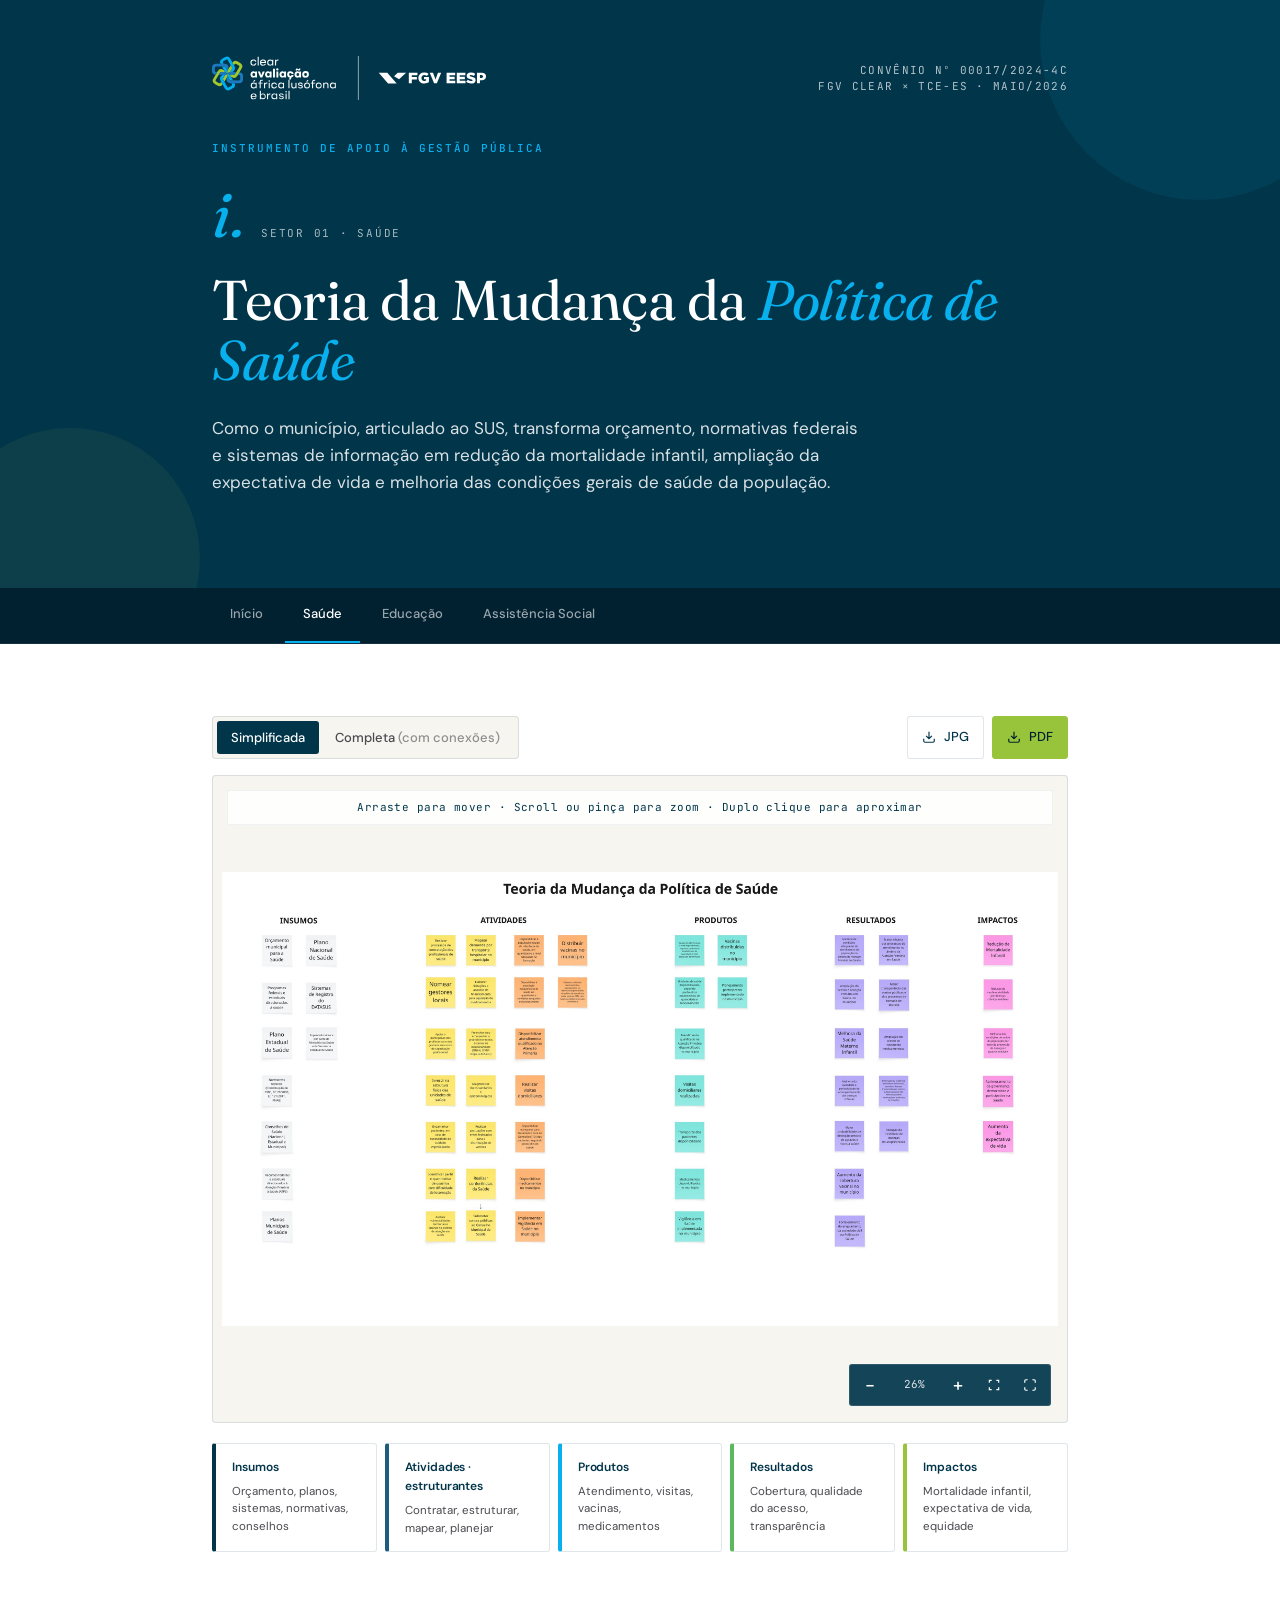
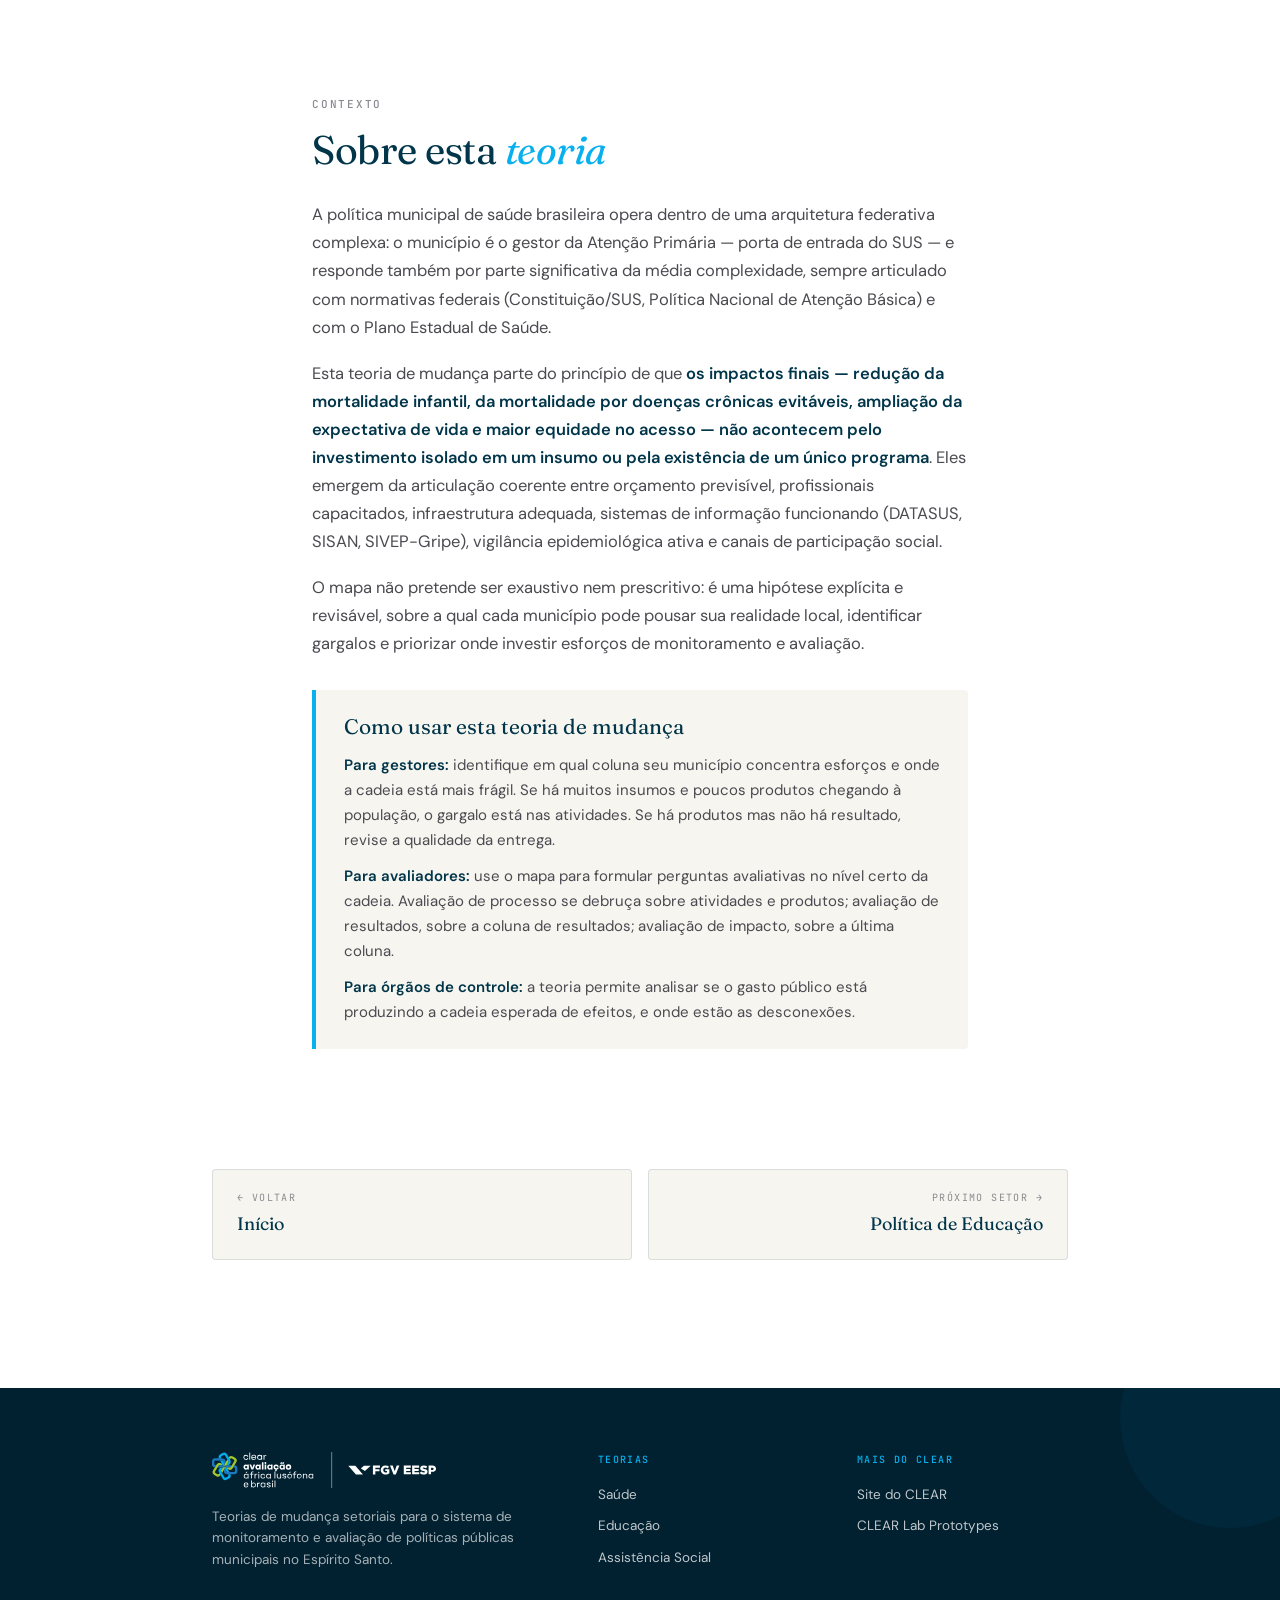
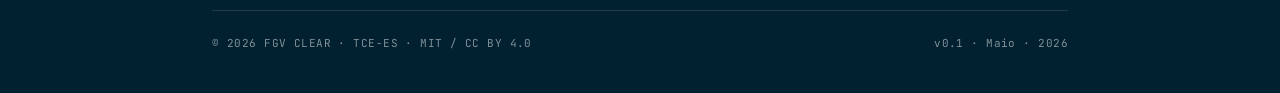
<file: saude/index.html>
<!DOCTYPE html>
<html lang="pt-BR">
<head>
  <meta charset="UTF-8" />
  <meta name="viewport" content="width=device-width, initial-scale=1.0" />
  <title>Teoria da Mudança · Política de Saúde — FGV CLEAR × TCE-ES</title>
  <meta name="description" content="Teoria da mudança da política municipal de saúde: do orçamento e dos sistemas de informação à redução da mortalidade infantil." />
  <link rel="preconnect" href="https://fonts.googleapis.com" />
  <link rel="preconnect" href="https://fonts.gstatic.com" crossorigin />
  <link href="https://fonts.googleapis.com/css2?family=Fraunces:ital,opsz,wght@0,9..144,300..700;1,9..144,300..700&family=DM+Sans:wght@400;500;600;700&family=JetBrains+Mono:wght@400;500&display=swap" rel="stylesheet" />
  <link rel="stylesheet" href="../assets/css/style.css" />
</head>
<body>

  <header class="site-header">
    <div class="wrap site-header-inner">
      <div class="header-top">
        <a href="../" class="clear-logo" aria-label="FGV CLEAR">
          <img src="../assets/img/clear-logo-branco.svg" alt="FGV CLEAR" />
        </a>
        <div class="header-meta">
          Convênio nº 00017/2024-4C<br/>
          FGV CLEAR × TCE-ES · Maio/2026
        </div>
      </div>

      <div class="tagline">Instrumento de apoio à gestão pública</div>

      <div class="sector-marker">
        <div class="sector-num">i.</div>
        <div class="sector-tag">Setor 01 · Saúde</div>
      </div>

      <h1>Teoria da Mudança da <em>Política de Saúde</em></h1>

      <p class="header-lede">Como o município, articulado ao SUS, transforma orçamento, normativas federais e sistemas de informação em redução da mortalidade infantil, ampliação da expectativa de vida e melhoria das condições gerais de saúde da população.</p>
    </div>
  </header>

  <nav class="site-tabs" aria-label="Navegação principal">
    <div class="wrap tabs-inner">
      <a class="tab" href="../">Início</a>
      <a class="tab" href="../saude/" aria-current="page">Saúde</a>
      <a class="tab" href="../educacao/">Educação</a>
      <a class="tab" href="../assistencia/">Assistência Social</a>
    </div>
  </nav>

  <section>
    <div class="wrap">
      <div class="viewer-toolbar">
        <div class="viewer-tabs" role="tablist">
          <button
            class="viewer-tab active"
            data-viewer-tab
            data-src="../assets/tdms/saude-simplificada.jpg"
            data-hd-src="../assets/tdms/saude-simplificada-hd.jpg"
            role="tab"
            aria-selected="true"
          >Simplificada</button>
          <button
            class="viewer-tab"
            data-viewer-tab
            data-src="../assets/tdms/saude-completa.jpg"
            data-hd-src="../assets/tdms/saude-completa-hd.jpg"
            role="tab"
            aria-selected="false"
          >Completa <span style="opacity:.6">(com conexões)</span></button>
        </div>
        <div class="viewer-actions">
          <a class="btn" href="../assets/tdms/saude-simplificada-hd.jpg" download data-download-jpg>
            <svg viewBox="0 0 24 24" fill="none" stroke="currentColor" stroke-width="2"><path d="M21 15v4a2 2 0 0 1-2 2H5a2 2 0 0 1-2-2v-4M7 10l5 5 5-5M12 15V3"/></svg>
            JPG
          </a>
          <a class="btn btn-primary" href="../assets/tdms/saude.pdf" download>
            <svg viewBox="0 0 24 24" fill="none" stroke="currentColor" stroke-width="2"><path d="M21 15v4a2 2 0 0 1-2 2H5a2 2 0 0 1-2-2v-4M7 10l5 5 5-5M12 15V3"/></svg>
            PDF
          </a>
        </div>
      </div>

      <div class="viewer-canvas" id="canvas">
        <div class="viewer-hint">Arraste para mover · Scroll ou pinça para zoom · Duplo clique para aproximar</div>
        <div class="viewer-img-wrap">
          <img class="viewer-img" src="../assets/tdms/saude-simplificada.jpg" alt="Teoria da Mudança da Política de Saúde" draggable="false" />
        </div>
        <div class="viewer-controls">
          <button class="viewer-ctrl" data-zoom-out title="Diminuir zoom">−</button>
          <span class="viewer-zoom-level" data-zoom-level>100%</span>
          <button class="viewer-ctrl" data-zoom-in title="Aumentar zoom">+</button>
          <button class="viewer-ctrl" data-zoom-fit title="Ajustar à tela">
            <svg viewBox="0 0 24 24" fill="none" stroke="currentColor" stroke-width="2"><path d="M4 8V4h4M16 4h4v4M20 16v4h-4M8 20H4v-4"/></svg>
          </button>
          <button class="viewer-ctrl" data-fullscreen title="Tela cheia">
            <svg viewBox="0 0 24 24" fill="none" stroke="currentColor" stroke-width="2"><path d="M8 3H5a2 2 0 0 0-2 2v3m18 0V5a2 2 0 0 0-2-2h-3m0 18h3a2 2 0 0 0 2-2v-3M3 16v3a2 2 0 0 0 2 2h3"/></svg>
          </button>
        </div>
      </div>

      <div class="legend">
        <div class="legend-item insumos">
          <div class="legend-label">Insumos</div>
          <div class="legend-desc">Orçamento, planos, sistemas, normativas, conselhos</div>
        </div>
        <div class="legend-item atividades">
          <div class="legend-label">Atividades · estruturantes</div>
          <div class="legend-desc">Contratar, estruturar, mapear, planejar</div>
        </div>
        <div class="legend-item produtos">
          <div class="legend-label">Produtos</div>
          <div class="legend-desc">Atendimento, visitas, vacinas, medicamentos</div>
        </div>
        <div class="legend-item resultados">
          <div class="legend-label">Resultados</div>
          <div class="legend-desc">Cobertura, qualidade do acesso, transparência</div>
        </div>
        <div class="legend-item impactos">
          <div class="legend-label">Impactos</div>
          <div class="legend-desc">Mortalidade infantil, expectativa de vida, equidade</div>
        </div>
      </div>
    </div>
  </section>

  <section>
    <div class="wrap-narrow">
      <div class="section-label">Contexto</div>
      <h2 class="section-title">Sobre esta <em>teoria</em></h2>
      <div class="prose">
        <p>A política municipal de saúde brasileira opera dentro de uma arquitetura federativa complexa: o município é o gestor da Atenção Primária — porta de entrada do SUS — e responde também por parte significativa da média complexidade, sempre articulado com normativas federais (Constituição/SUS, Política Nacional de Atenção Básica) e com o Plano Estadual de Saúde.</p>
        <p>Esta teoria de mudança parte do princípio de que <strong>os impactos finais — redução da mortalidade infantil, da mortalidade por doenças crônicas evitáveis, ampliação da expectativa de vida e maior equidade no acesso — não acontecem pelo investimento isolado em um insumo ou pela existência de um único programa</strong>. Eles emergem da articulação coerente entre orçamento previsível, profissionais capacitados, infraestrutura adequada, sistemas de informação funcionando (DATASUS, SISAN, SIVEP-Gripe), vigilância epidemiológica ativa e canais de participação social.</p>
        <p>O mapa não pretende ser exaustivo nem prescritivo: é uma hipótese explícita e revisável, sobre a qual cada município pode pousar sua realidade local, identificar gargalos e priorizar onde investir esforços de monitoramento e avaliação.</p>
      </div>

      <div class="context-box">
        <h3>Como usar esta teoria de mudança</h3>
        <p><strong>Para gestores:</strong> identifique em qual coluna seu município concentra esforços e onde a cadeia está mais frágil. Se há muitos insumos e poucos produtos chegando à população, o gargalo está nas atividades. Se há produtos mas não há resultado, revise a qualidade da entrega.</p>
        <p><strong>Para avaliadores:</strong> use o mapa para formular perguntas avaliativas no nível certo da cadeia. Avaliação de processo se debruça sobre atividades e produtos; avaliação de resultados, sobre a coluna de resultados; avaliação de impacto, sobre a última coluna.</p>
        <p><strong>Para órgãos de controle:</strong> a teoria permite analisar se o gasto público está produzindo a cadeia esperada de efeitos, e onde estão as desconexões.</p>
      </div>
    </div>
  </section>

  <section class="tight">
    <div class="wrap">
      <div class="pager">
        <a href="../" class="pager-link">
          <span class="pager-link-label">← Voltar</span>
          <span class="pager-link-title">Início</span>
        </a>
        <a href="../educacao/" class="pager-link">
          <span class="pager-link-label">Próximo setor →</span>
          <span class="pager-link-title">Política de Educação</span>
        </a>
      </div>
    </div>
  </section>

  <footer class="site-footer">
    <div class="wrap">
      <div class="footer-grid">
        <div>
          <img src="../assets/img/clear-logo-branco.svg" alt="FGV CLEAR" class="footer-logo" />
          <p class="footer-tag">Teorias de mudança setoriais para o sistema de monitoramento e avaliação de políticas públicas municipais no Espírito Santo.</p>
        </div>
        <div class="footer-col">
          <div class="footer-col-label">Teorias</div>
          <a href="../saude/">Saúde</a>
          <a href="../educacao/">Educação</a>
          <a href="../assistencia/">Assistência Social</a>
        </div>
        <div class="footer-col">
          <div class="footer-col-label">Mais do CLEAR</div>
          <a href="https://fgvclear.org" target="_blank" rel="noopener">Site do CLEAR</a>
          <a href="https://caiodesouzacastro.github.io/clear-lab-prototypes/" target="_blank" rel="noopener">CLEAR Lab Prototypes</a>
        </div>
      </div>
      <div class="footer-bottom">
        <span>© 2026 FGV CLEAR · TCE-ES · MIT / CC BY 4.0</span>
        <span>v0.1 · Maio · 2026</span>
      </div>
    </div>
  </footer>

  <script>
    (function() {
      var tabs = document.querySelector('.site-tabs');
      if (!tabs) return;
      function update() {
        var h = document.documentElement;
        var scrolled = h.scrollTop;
        var max = h.scrollHeight - h.clientHeight;
        var pct = max > 0 ? (scrolled / max) * 100 : 0;
        tabs.style.setProperty('--scroll-progress', pct + '%');
      }
      window.addEventListener('scroll', update, { passive: true });
      window.addEventListener('resize', update);
      update();
    })();
  </script>

  <script src="../assets/js/viewer.js"></script>
</body>
</html>
</file>
<file: assets/css/style.css>
/* ============================================================
   CLEAR × TCE-ES — Teorias de Mudança Setoriais
   Design system Michel (paleta navy/azul-claro/verde, Fraunces+DM Sans)
   Inclui viewer interativo: tabs, canvas zoom/pan, legenda dos 5 estágios.
   ============================================================ */

:root {
  /* Paleta Michel (design system CLEAR) */
  --navy: #01354A;
  --navy2: #012030;
  --accent-blue: #08B0EE;
  --accent-green: #98C43B;

  /* Cores por setor (derivadas da paleta Michel) */
  --saude: #08B0EE;       /* Saúde — azul-claro */
  --educacao: #98C43B;    /* Educação — verde */
  --assistencia: #B89030; /* Assistência — âmbar quente */

  /* 5 estágios da cadeia causal (gradient navy → azul-claro → verde) */
  --stage-insumos:    #01354A;  /* navy */
  --stage-atividades: #1E5C7E;  /* navy desaturado */
  --stage-produtos:   #08B0EE;  /* accent-blue */
  --stage-resultados: #5BB95D;  /* verde médio */
  --stage-impactos:   #98C43B;  /* accent-green */

  /* Tons de cinza / superfícies */
  --paper: #FFFFFF;
  --paper-warm: #F7F5EF;
  --paper-soft: #FAFAF8;
  --ink: #1A1A1C;
  --ink-soft: #4A4A50;
  --ink-mute: #8A8A90;
  --line: rgba(1, 53, 74, 0.12);
  --line-soft: rgba(1, 53, 74, 0.06);

  /* Tipografia */
  --font-serif: 'Fraunces', Georgia, 'Times New Roman', serif;
  --font-sans: 'DM Sans', -apple-system, BlinkMacSystemFont, 'Segoe UI', sans-serif;
  --font-mono: 'JetBrains Mono', 'Courier New', monospace;
}

* { box-sizing: border-box; margin: 0; padding: 0; }
html {
  scroll-behavior: smooth;
  color-scheme: light only;
  background: var(--paper);
}

body {
  font-family: var(--font-sans);
  background: var(--paper);
  color: var(--ink);
  line-height: 1.6;
  -webkit-font-smoothing: antialiased;
  -moz-osx-font-smoothing: grayscale;
}

a { color: inherit; text-decoration: none; }
img, svg { max-width: 100%; display: block; }
button { font-family: inherit; cursor: pointer; }

/* ---------- Layout ---------- */
.wrap { max-width: 920px; margin: 0 auto; padding: 0 32px; }
.wrap-narrow { max-width: 720px; margin: 0 auto; padding: 0 32px; }

@media (max-width: 720px) {
  .wrap, .wrap-narrow { padding: 0 20px; }
}

/* ============================================================
   HEADER navy com círculos decorativos
   ============================================================ */
.site-header {
  position: relative;
  background: var(--navy);
  color: #FFFFFF;
  padding: 56px 0 64px;
  overflow: hidden;
}

.site-header::before {
  content: "";
  position: absolute;
  top: -120px;
  right: -80px;
  width: 320px;
  height: 320px;
  border-radius: 50%;
  background: var(--accent-blue);
  opacity: 0.08;
  pointer-events: none;
}

.site-header::after {
  content: "";
  position: absolute;
  bottom: -100px;
  left: -60px;
  width: 260px;
  height: 260px;
  border-radius: 50%;
  background: var(--accent-green);
  opacity: 0.07;
  pointer-events: none;
}

.site-header-inner { position: relative; z-index: 2; }

.header-top {
  display: flex;
  align-items: center;
  justify-content: space-between;
  gap: 24px;
  margin-bottom: 40px;
}

.clear-logo { display: block; height: 44px; width: auto; }
.clear-logo img { height: 100%; width: auto; display: block; }

.header-meta {
  font-family: var(--font-mono);
  font-size: 11px;
  letter-spacing: 0.12em;
  text-transform: uppercase;
  color: rgba(255, 255, 255, 0.7);
  text-align: right;
  line-height: 1.5;
}

.tagline {
  font-family: var(--font-mono);
  font-size: 11px;
  letter-spacing: 0.18em;
  text-transform: uppercase;
  color: var(--accent-blue);
  margin-bottom: 24px;
  font-weight: 500;
}

.site-header h1 {
  font-family: var(--font-serif);
  font-weight: 400;
  font-size: clamp(34px, 5vw, 56px);
  line-height: 1.08;
  letter-spacing: -0.015em;
  color: #FFFFFF;
  max-width: 800px;
  margin-bottom: 24px;
}

.site-header h1 em {
  font-style: italic;
  color: var(--accent-blue);
  font-weight: 400;
}

.header-lede {
  font-size: 17px;
  line-height: 1.6;
  color: rgba(255, 255, 255, 0.85);
  max-width: 660px;
  margin-bottom: 28px;
}

.header-meta-row {
  display: flex;
  flex-wrap: wrap;
  gap: 28px 36px;
  padding-top: 24px;
  border-top: 1px solid rgba(255, 255, 255, 0.15);
}

.header-meta-row > span {
  display: flex;
  flex-direction: column;
  gap: 4px;
  font-family: var(--font-mono);
  font-size: 10px;
  letter-spacing: 0.14em;
  text-transform: uppercase;
  color: rgba(255, 255, 255, 0.6);
}

.header-meta-row > span strong {
  font-family: var(--font-sans);
  font-size: 14px;
  font-weight: 500;
  letter-spacing: 0;
  text-transform: none;
  color: #FFFFFF;
}

/* Marker de setor no header (igual ao cat-marker do mini-guia) */
.sector-marker {
  display: flex;
  align-items: baseline;
  gap: 16px;
  margin-bottom: 24px;
}

.sector-num {
  font-family: var(--font-serif);
  font-style: italic;
  font-size: 64px;
  font-weight: 400;
  line-height: 1;
  color: var(--accent-blue);
}

.sector-tag {
  font-family: var(--font-mono);
  font-size: 11px;
  letter-spacing: 0.16em;
  text-transform: uppercase;
  color: rgba(255, 255, 255, 0.65);
}

/* ============================================================
   TABS sticky navy2 com progress bar verde
   ============================================================ */
.site-tabs {
  position: sticky;
  top: 0;
  z-index: 50;
  background: var(--navy2);
  border-bottom: 1px solid rgba(255, 255, 255, 0.08);
}

.site-tabs::after {
  content: "";
  position: absolute;
  bottom: 0;
  left: 0;
  height: 3px;
  background: var(--accent-green);
  width: var(--scroll-progress, 0%);
  transition: width 0.06s linear;
}

.tabs-inner {
  display: flex;
  gap: 4px;
  overflow-x: auto;
  scrollbar-width: none;
  -ms-overflow-style: none;
}
.tabs-inner::-webkit-scrollbar { display: none; }

.tab {
  flex-shrink: 0;
  padding: 16px 18px;
  font-family: var(--font-sans);
  font-size: 13px;
  font-weight: 500;
  color: rgba(255, 255, 255, 0.6);
  border-bottom: 2px solid transparent;
  transition: color 0.15s ease, border-color 0.15s ease;
  white-space: nowrap;
}

.tab:hover { color: #FFFFFF; }

.tab[aria-current="page"] {
  color: #FFFFFF;
  border-bottom-color: var(--accent-blue);
}

/* ============================================================
   Sections genéricas
   ============================================================ */
section { padding: 72px 0; }
section.tight { padding: 48px 0; }

.section-label {
  font-family: var(--font-mono);
  font-size: 11px;
  letter-spacing: 0.16em;
  text-transform: uppercase;
  color: var(--ink-mute);
  margin-bottom: 14px;
  font-weight: 500;
}

.section-title {
  font-family: var(--font-serif);
  font-weight: 400;
  font-size: clamp(28px, 3.6vw, 40px);
  line-height: 1.15;
  letter-spacing: -0.012em;
  color: var(--navy);
  margin-bottom: 28px;
}

.section-title em {
  font-style: italic;
  color: var(--accent-blue);
}

.prose {
  font-size: 16.5px;
  line-height: 1.7;
  color: var(--ink-soft);
}

.prose p + p { margin-top: 18px; }
.prose strong { color: var(--navy); font-weight: 600; }
.prose em { font-style: italic; }

/* ============================================================
   Manifesto block (portal)
   ============================================================ */
.manifesto {
  background: var(--paper-warm);
  border-top: 1px solid var(--line-soft);
  border-bottom: 1px solid var(--line-soft);
}

.manifesto-grid {
  display: grid;
  grid-template-columns: 1fr 1.4fr;
  gap: 56px;
  align-items: start;
}

.manifesto-grid h2 {
  font-family: var(--font-serif);
  font-weight: 400;
  font-size: 30px;
  line-height: 1.2;
  letter-spacing: -0.012em;
  color: var(--navy);
}

.manifesto-grid p {
  font-size: 16px;
  line-height: 1.7;
  color: var(--ink-soft);
}

.manifesto-grid p + p { margin-top: 16px; }
.manifesto-grid strong { color: var(--navy); font-weight: 600; }

@media (max-width: 720px) {
  .manifesto-grid { grid-template-columns: 1fr; gap: 24px; }
}

/* ============================================================
   TDM cards (portal)
   ============================================================ */
.tdms-grid {
  display: grid;
  grid-template-columns: repeat(3, 1fr);
  gap: 20px;
  margin-top: 32px;
}

@media (max-width: 900px) {
  .tdms-grid { grid-template-columns: 1fr; }
}

.tdm-card {
  display: flex;
  flex-direction: column;
  background: var(--paper);
  border: 1px solid var(--line);
  border-radius: 4px;
  overflow: hidden;
  transition: box-shadow 0.2s ease, transform 0.2s ease, border-color 0.2s ease;
}

.tdm-card:hover {
  box-shadow: 0 8px 24px rgba(1, 53, 74, 0.1);
  transform: translateY(-2px);
  border-color: var(--accent-blue);
}

.tdm-card-thumb {
  background: var(--paper-warm);
  border-bottom: 1px solid var(--line-soft);
  aspect-ratio: 16 / 9;
  overflow: hidden;
  display: flex;
  align-items: center;
  justify-content: center;
}

.tdm-card-thumb img {
  width: 100%;
  height: 100%;
  object-fit: cover;
  transition: transform 0.4s ease;
}

.tdm-card:hover .tdm-card-thumb img { transform: scale(1.04); }

.tdm-card-body {
  padding: 22px 24px 24px;
  flex: 1;
  display: flex;
  flex-direction: column;
}

.tdm-card-tag {
  display: inline-block;
  align-self: flex-start;
  font-family: var(--font-mono);
  font-size: 10px;
  letter-spacing: 0.14em;
  text-transform: uppercase;
  padding: 4px 10px;
  border-radius: 2px;
  margin-bottom: 14px;
  font-weight: 500;
}

.tdm-card-tag.saude       { background: rgba(8, 176, 238, 0.12); color: #056b91; }
.tdm-card-tag.educacao    { background: rgba(152, 196, 59, 0.18); color: #5d8124; }
.tdm-card-tag.assistencia { background: rgba(184, 144, 48, 0.15); color: #7a601f; }

.tdm-card-body h3 {
  font-family: var(--font-serif);
  font-weight: 400;
  font-size: 21px;
  line-height: 1.2;
  letter-spacing: -0.008em;
  color: var(--navy);
  margin-bottom: 10px;
}

.tdm-card-body p {
  font-size: 14.5px;
  line-height: 1.6;
  color: var(--ink-soft);
  margin-bottom: 18px;
  flex: 1;
}

.tdm-card-cta {
  display: inline-flex;
  align-items: center;
  font-size: 13px;
  font-weight: 600;
  color: var(--navy);
  align-self: flex-start;
  padding-bottom: 4px;
  border-bottom: 1px solid currentColor;
  transition: color 0.15s ease;
}

.tdm-card:hover .tdm-card-cta { color: var(--accent-blue); }

/* ============================================================
   How-to block (portal — 5 estágios da cadeia causal)
   ============================================================ */
.howto {
  display: grid;
  grid-template-columns: repeat(5, 1fr);
  gap: 12px;
  margin-top: 28px;
  margin-bottom: 28px;
  position: relative;
}

.howto::before {
  content: "";
  position: absolute;
  top: 22px;
  left: 5%;
  right: 5%;
  height: 1px;
  background: linear-gradient(90deg, var(--stage-insumos), var(--stage-atividades), var(--stage-produtos), var(--stage-resultados), var(--stage-impactos));
  opacity: 0.3;
  z-index: 0;
}

.howto-item {
  position: relative;
  z-index: 1;
  padding: 18px 16px;
  background: var(--paper);
  border: 1px solid var(--line);
  border-radius: 4px;
  border-top: 3px solid var(--stage);
}

.howto-item:nth-child(1) { --stage: var(--stage-insumos); }
.howto-item:nth-child(2) { --stage: var(--stage-atividades); }
.howto-item:nth-child(3) { --stage: var(--stage-produtos); }
.howto-item:nth-child(4) { --stage: var(--stage-resultados); }
.howto-item:nth-child(5) { --stage: var(--stage-impactos); }

.howto-num {
  font-family: var(--font-serif);
  font-style: italic;
  font-size: 28px;
  line-height: 1;
  color: var(--stage);
  margin-bottom: 8px;
  font-weight: 400;
}

.howto-label {
  font-family: var(--font-sans);
  font-size: 13px;
  font-weight: 600;
  color: var(--navy);
  margin-bottom: 6px;
  letter-spacing: -0.003em;
}

.howto-text {
  font-size: 12.5px;
  line-height: 1.5;
  color: var(--ink-soft);
}

@media (max-width: 800px) {
  .howto { grid-template-columns: 1fr 1fr; }
  .howto::before { display: none; }
}

@media (max-width: 480px) {
  .howto { grid-template-columns: 1fr; }
}

/* ============================================================
   Context box (portal e setoriais)
   ============================================================ */
.context-box {
  margin-top: 32px;
  padding: 24px 28px;
  background: var(--paper-warm);
  border-left: 4px solid var(--accent-blue);
  border-radius: 0 4px 4px 0;
}

.context-box h3 {
  font-family: var(--font-serif);
  font-weight: 400;
  font-size: 21px;
  line-height: 1.2;
  color: var(--navy);
  margin-bottom: 14px;
}

.context-box p {
  font-size: 15px;
  line-height: 1.65;
  color: var(--ink-soft);
}

.context-box p + p { margin-top: 12px; }
.context-box strong { color: var(--navy); font-weight: 600; }

/* ============================================================
   VIEWER — toolbar, tabs, canvas, controles
   ============================================================ */
.viewer-toolbar {
  display: flex;
  flex-wrap: wrap;
  justify-content: space-between;
  align-items: center;
  gap: 16px;
  margin-bottom: 16px;
}

.viewer-tabs {
  display: inline-flex;
  background: var(--paper-warm);
  border: 1px solid var(--line);
  border-radius: 4px;
  padding: 4px;
  gap: 2px;
}

.viewer-tab {
  background: transparent;
  border: none;
  padding: 8px 14px;
  font-size: 13px;
  font-weight: 500;
  color: var(--ink-soft);
  border-radius: 3px;
  transition: background 0.15s ease, color 0.15s ease;
}

.viewer-tab:hover { color: var(--navy); }

.viewer-tab.active {
  background: var(--navy);
  color: #FFFFFF;
}

.viewer-actions {
  display: inline-flex;
  gap: 8px;
}

.btn {
  display: inline-flex;
  align-items: center;
  gap: 8px;
  padding: 10px 14px;
  background: var(--paper);
  border: 1px solid var(--line);
  border-radius: 3px;
  font-size: 13px;
  font-weight: 500;
  color: var(--navy);
  transition: background 0.15s ease, border-color 0.15s ease;
}

.btn:hover {
  background: var(--paper-warm);
  border-color: var(--accent-blue);
}

.btn svg { width: 14px; height: 14px; }

.btn-primary {
  background: var(--accent-green);
  border-color: var(--accent-green);
  color: var(--navy2);
}

.btn-primary:hover {
  background: #88B330;
  border-color: #88B330;
}

/* Canvas do viewer */
.viewer-canvas {
  position: relative;
  width: 100%;
  height: 72vh;
  min-height: 460px;
  max-height: 820px;
  background: var(--paper-warm);
  border: 1px solid var(--line);
  border-radius: 4px;
  overflow: hidden;
  touch-action: none;
  cursor: grab;
  user-select: none;
}

.viewer-canvas:active { cursor: grabbing; }

.viewer-canvas.fullscreen {
  position: fixed;
  top: 0; left: 0;
  width: 100vw;
  height: 100vh;
  max-height: none;
  z-index: 9999;
  border-radius: 0;
  background: #FAFAF8;
}

.viewer-img-wrap {
  position: absolute;
  top: 0; left: 0;
  transform-origin: 0 0;
  will-change: transform;
}

.viewer-img {
  display: block;
  max-width: none;
  pointer-events: none;
  -webkit-user-drag: none;
  user-select: none;
}

.viewer-hint {
  position: absolute;
  top: 14px;
  left: 14px;
  right: 14px;
  z-index: 3;
  font-family: var(--font-mono);
  font-size: 11px;
  letter-spacing: 0.04em;
  color: var(--navy);
  background: rgba(255, 255, 255, 0.88);
  backdrop-filter: blur(4px);
  padding: 8px 14px;
  border-radius: 3px;
  border: 1px solid var(--line-soft);
  pointer-events: none;
  text-align: center;
  opacity: 1;
  transition: opacity 0.3s ease;
}

.viewer-canvas.has-interacted .viewer-hint { opacity: 0; }

.viewer-controls {
  position: absolute;
  bottom: 16px;
  right: 16px;
  z-index: 4;
  display: inline-flex;
  align-items: center;
  gap: 4px;
  background: rgba(1, 53, 74, 0.92);
  backdrop-filter: blur(6px);
  padding: 4px;
  border-radius: 3px;
  border: 1px solid rgba(255, 255, 255, 0.12);
}

.viewer-ctrl {
  display: inline-flex;
  align-items: center;
  justify-content: center;
  width: 32px;
  height: 32px;
  background: transparent;
  border: none;
  color: #FFFFFF;
  font-size: 18px;
  font-weight: 500;
  border-radius: 2px;
  transition: background 0.15s ease;
}

.viewer-ctrl:hover { background: rgba(255, 255, 255, 0.12); }

.viewer-ctrl svg { width: 14px; height: 14px; }

.viewer-zoom-level {
  font-family: var(--font-mono);
  font-size: 11px;
  color: rgba(255, 255, 255, 0.85);
  padding: 0 8px;
  min-width: 48px;
  text-align: center;
}

/* ============================================================
   Legenda (5 estágios da cadeia causal)
   ============================================================ */
.legend {
  display: grid;
  grid-template-columns: repeat(5, 1fr);
  gap: 8px;
  margin-top: 20px;
}

.legend-item {
  padding: 14px 16px;
  background: var(--paper);
  border: 1px solid var(--line);
  border-radius: 3px;
  border-left: 4px solid var(--stage);
}

.legend-item.insumos    { --stage: var(--stage-insumos); }
.legend-item.atividades { --stage: var(--stage-atividades); }
.legend-item.produtos   { --stage: var(--stage-produtos); }
.legend-item.resultados { --stage: var(--stage-resultados); }
.legend-item.impactos   { --stage: var(--stage-impactos); }

.legend-label {
  font-family: var(--font-sans);
  font-size: 12px;
  font-weight: 600;
  color: var(--navy);
  margin-bottom: 6px;
  letter-spacing: -0.003em;
}

.legend-desc {
  font-size: 11.5px;
  line-height: 1.5;
  color: var(--ink-soft);
}

@media (max-width: 900px) {
  .legend { grid-template-columns: 1fr 1fr; }
}

@media (max-width: 480px) {
  .legend { grid-template-columns: 1fr; }
}

/* ============================================================
   Pager (← Voltar / Próxima →)
   ============================================================ */
.pager {
  display: grid;
  grid-template-columns: 1fr 1fr;
  gap: 16px;
}

.pager-link {
  display: flex;
  flex-direction: column;
  gap: 4px;
  padding: 20px 24px;
  background: var(--paper-warm);
  border: 1px solid var(--line);
  border-radius: 4px;
  transition: background 0.15s ease, border-color 0.15s ease;
}

.pager-link:hover {
  background: #FFFFFF;
  border-color: var(--accent-blue);
}

.pager-link:last-child { text-align: right; }

.pager-link-label {
  font-family: var(--font-mono);
  font-size: 10px;
  letter-spacing: 0.14em;
  text-transform: uppercase;
  color: var(--ink-mute);
}

.pager-link-title {
  font-family: var(--font-serif);
  font-size: 18px;
  font-weight: 400;
  color: var(--navy);
}

@media (max-width: 720px) {
  .pager { grid-template-columns: 1fr; }
  .pager-link:last-child { text-align: left; }
}

/* ============================================================
   FOOTER navy2
   ============================================================ */
.site-footer {
  background: var(--navy2);
  color: rgba(255, 255, 255, 0.85);
  padding: 64px 0 40px;
  margin-top: 80px;
  position: relative;
  overflow: hidden;
}

.site-footer::before {
  content: "";
  position: absolute;
  top: -80px;
  right: -60px;
  width: 220px;
  height: 220px;
  border-radius: 50%;
  background: var(--accent-blue);
  opacity: 0.05;
  pointer-events: none;
}

.site-footer > .wrap { position: relative; z-index: 2; }

.footer-grid {
  display: grid;
  grid-template-columns: 1.6fr 1fr 1fr;
  gap: 48px;
  padding-bottom: 40px;
  border-bottom: 1px solid rgba(255, 255, 255, 0.12);
}

.footer-logo { display: block; height: 36px; margin-bottom: 18px; }

.footer-tag {
  font-size: 13.5px;
  line-height: 1.6;
  color: rgba(255, 255, 255, 0.65);
  max-width: 380px;
}

.footer-col {
  display: flex;
  flex-direction: column;
  gap: 10px;
}

.footer-col-label {
  font-family: var(--font-mono);
  font-size: 10px;
  letter-spacing: 0.14em;
  text-transform: uppercase;
  color: var(--accent-blue);
  margin-bottom: 6px;
  font-weight: 500;
}

.footer-col a {
  font-size: 13.5px;
  color: rgba(255, 255, 255, 0.75);
  transition: color 0.15s ease;
}

.footer-col a:hover { color: var(--accent-green); }

.footer-bottom {
  display: flex;
  justify-content: space-between;
  align-items: center;
  gap: 16px;
  padding-top: 24px;
  font-family: var(--font-mono);
  font-size: 11px;
  letter-spacing: 0.04em;
  color: rgba(255, 255, 255, 0.5);
}

@media (max-width: 720px) {
  .footer-grid { grid-template-columns: 1fr; gap: 32px; }
  .footer-bottom { flex-direction: column; align-items: flex-start; }
}
</file>
